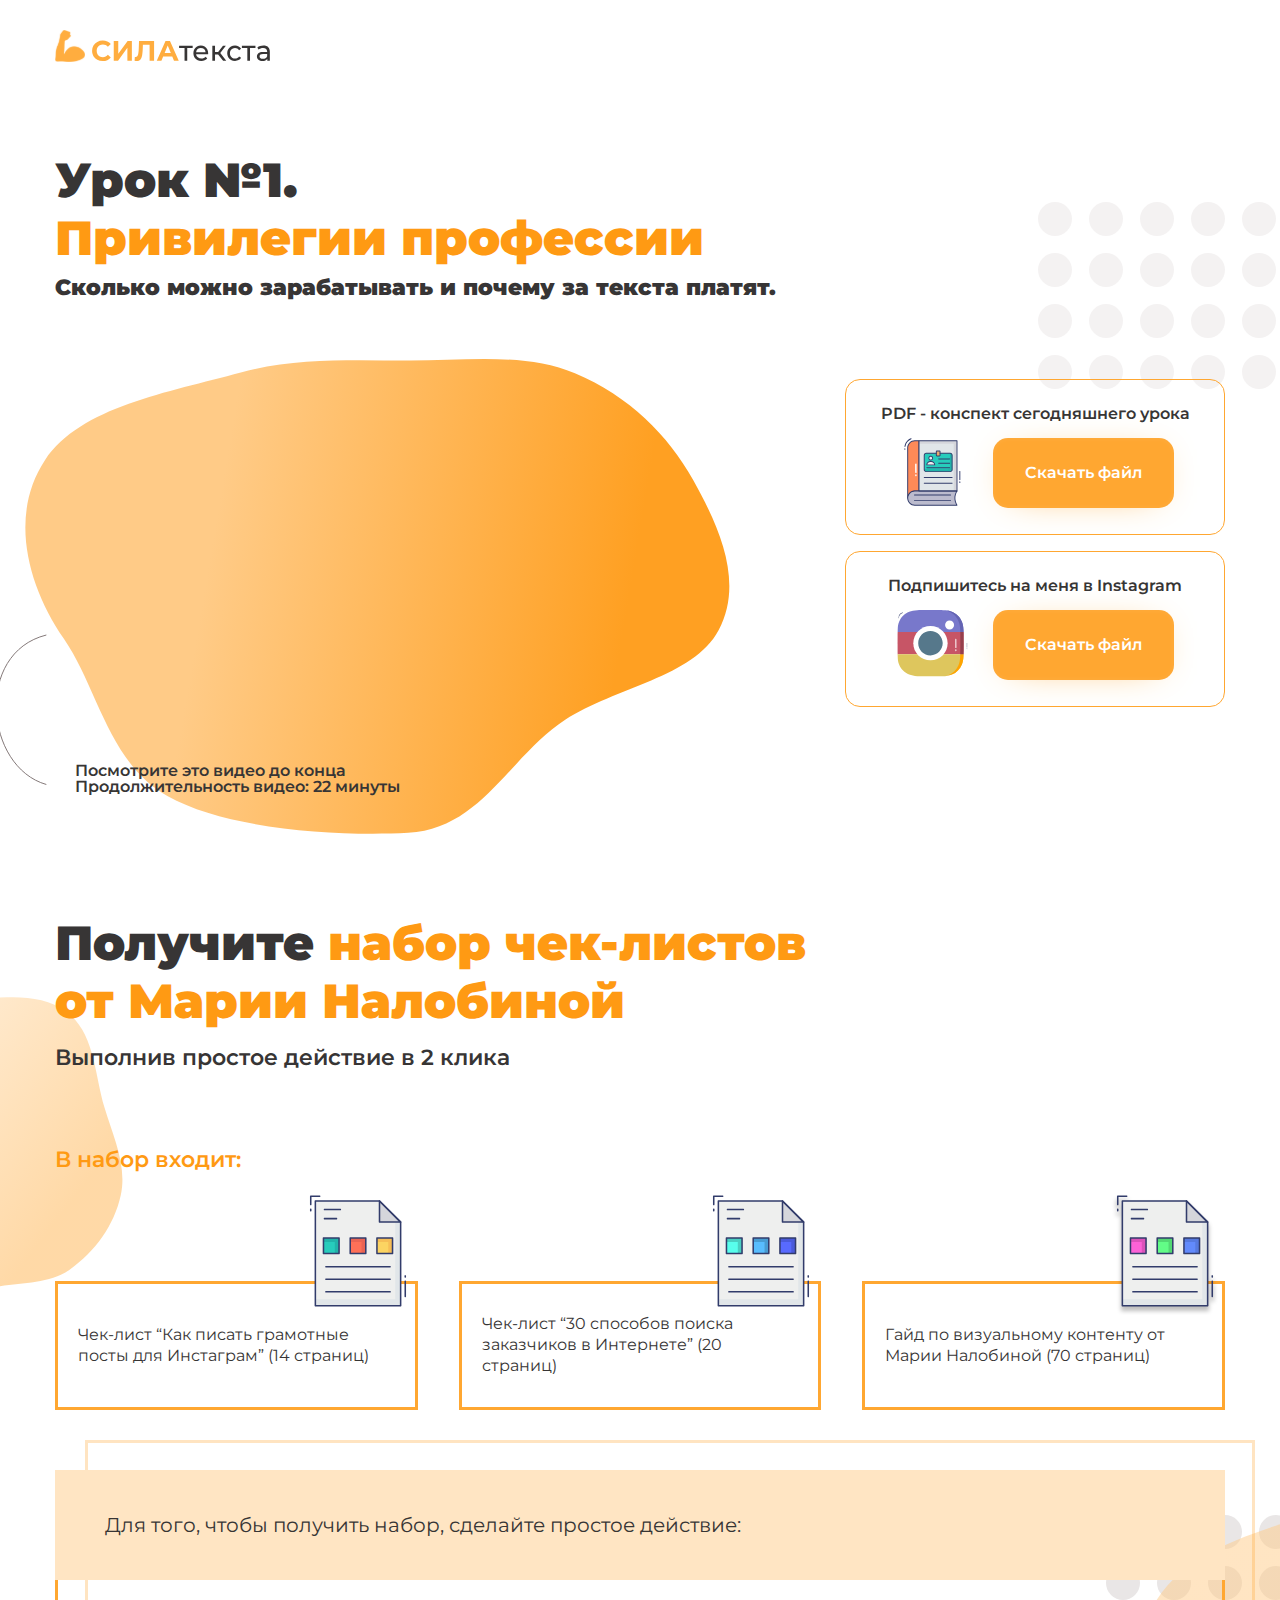
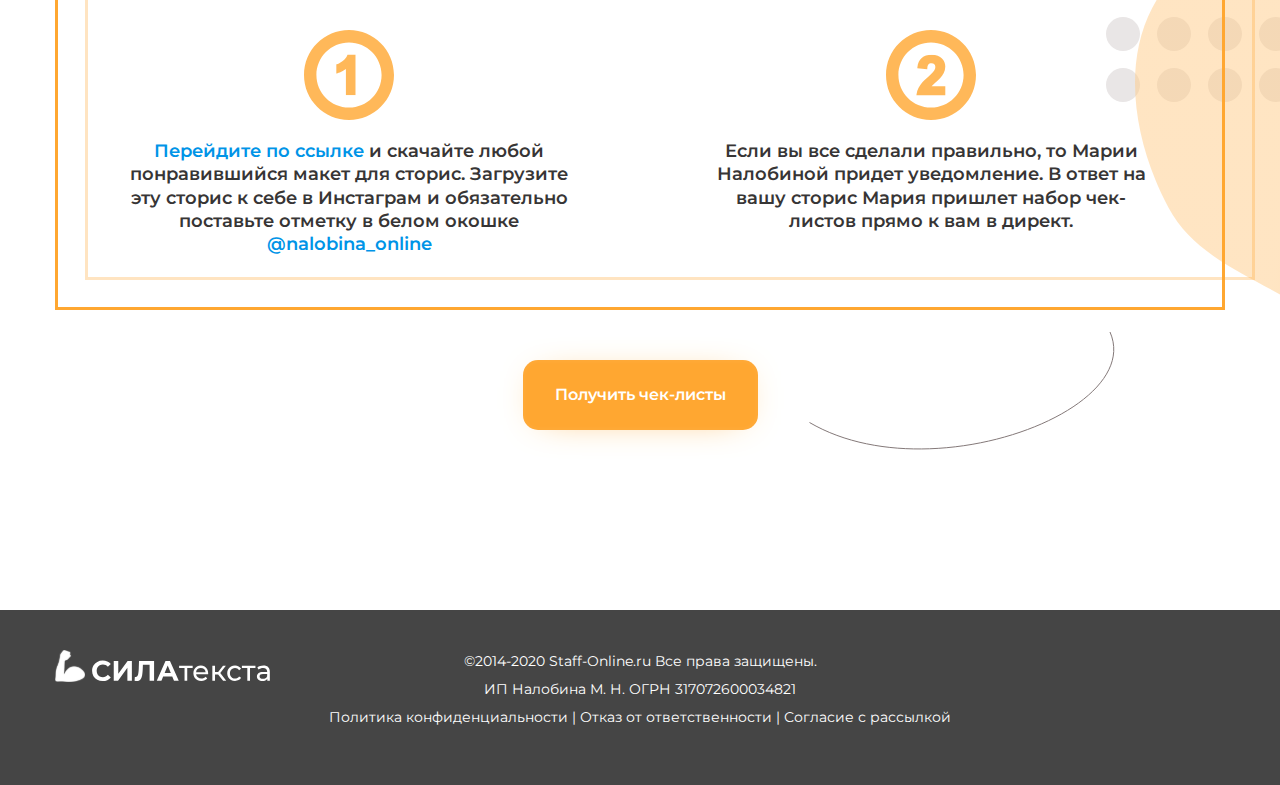
<file: index.html>
<!DOCTYPE html><html lang="ru"><head>    <title>Урок 1</title>    <meta charset="UTF-8">    <meta name="format-detection" content="telephone=no">    <link rel="stylesheet" href="https://unpkg.com/swiper/swiper-bundle.min.css">    <link rel="stylesheet" href="css/style.min.css?ver=43">    <link rel="shortcut icon" href="favicon.ico">    <!-- <meta name="robots" content="noindex, nofollow"> -->    <!-- <meta name="viewport" content="width=device-width, initial-scale=1.0, maximum-scale=1.0, user-scalable=0"> -->    <meta name="viewport" content="width=device-width, initial-scale=1.0"></head><body>    <div class="wrapper">        <main class="page">            <header class="header">	<div class="header__container _container">		<div class="header__logo">			<picture><source srcset="img/header/logo.svg" type="image/webp"><img src="img/header/logo.svg" alt=""></picture>		</div>	</div></header>            <section class="video">                <div class="video__container _container">                    <h2 class="video__title title">                        Урок №1. <br>                        <span>Привилегии профессии</span>                    </h2>                    <div class="video__subtitle">                        Сколько можно зарабатывать и почему за текста платят.                    </div>                    <div class="video__inner">                        <div class="video__wrap wrap-video">                            <div class="wrap-video__video" style="padding:56.25% 0 0 0;position:relative;"><iframe                                    src="https://player.vimeo.com/video/104642619?title=0&byline=0&portrait=0"                                    style="position:absolute;top:0;left:0;width:100%;height:100%;" frameborder="0"                                    allow="autoplay; fullscreen" allowfullscreen></iframe></div>                            <script src="https://player.vimeo.com/api/player.js"></script>                            <div class="wrap-video__bg">                                <picture><source srcset="img/video/video-bg.svg" type="image/webp"><img src="img/video/video-bg.svg" alt=""></picture>                            </div>                            <div class="wrap-video__line">                                <picture><source srcset="img/video/line.svg" type="image/webp"><img src="img/video/line.svg" alt=""></picture>                            </div>                            <div class="wrap-video__text">                                Посмотрите это видео до конца                                Продолжительность видео: 22 минуты                            </div>                        </div>                        <div class="video__content content-video">                            <div class="content-video__item content-video__item-1">                                <div class="content-video__text">                                    PDF - конспект сегодняшнего урока                                </div>                                <div class="content-video__img">                                    <picture><source srcset="img/video/pdf.svg" type="image/webp"><img src="img/video/pdf.svg" alt=""></picture>                                </div>                                <div class="content-video__btn">                                    <a href="" class="btn">Скачать файл</a>                                </div>                            </div>                            <div class="content-video__item content-video__item-2">                                <div class="content-video__text">                                    Подпишитесь на меня в Instagram                                </div>                                <div class="content-video__img">                                    <picture><source srcset="img/video/insta.svg" type="image/webp"><img src="img/video/insta.svg" alt=""></picture>                                </div>                                <div class="content-video__btn">                                    <a href="" class="btn">Скачать файл</a>                                </div>                            </div>                        </div>                    </div>                </div>                <div class="video__dop video__dop-l">                    <picture><source srcset="img/video/dop-2.svg" type="image/webp"><img src="img/video/dop-2.svg" alt=""></picture>                </div>                <div class="video__dop video__dop-r">                    <picture><source srcset="img/video/dop-1.svg" type="image/webp"><img src="img/video/dop-1.svg" alt=""></picture>                </div>            </section>            <section class="program">                <div class="program__container _container">                    <h2 class="program__title title">                        Получите <span>набор чек-листов от Марии Налобиной</span>                    </h2>                    <div class="program__subtitle">                        Выполнив простое действие в 2 клика                    </div>                    <div class="program__text">                        В набор входит:                    </div>                    <div class="program__get get-program">                        <div class="get-program__item">                            Чек-лист “Как писать грамотные посты для Инстаграм” (14 страниц)                            <div class="get-program__img">                                <picture><source srcset="img/program/1.svg" type="image/webp"><img src="img/program/1.svg" alt=""></picture>                            </div>                        </div>                        <div class="get-program__item">                            Чек-лист “30 способов поиска заказчиков в Интернете” (20 страниц)                            <div class="get-program__img">                                <picture><source srcset="img/program/2.svg" type="image/webp"><img src="img/program/2.svg" alt=""></picture>                            </div>                        </div>                        <div class="get-program__item">                            Гайд по визуальному контенту                            от Марии Налобиной (70 страниц)                            <div class="get-program__img">                                <picture><source srcset="img/program/3.svg" type="image/webp"><img src="img/program/3.svg" alt=""></picture>                            </div>                        </div>                    </div>                    <div class="program__for for-program">                        <div class="for-program__title">                            Для того, чтобы получить набор, сделайте простое действие:                        </div>                        <div class="for-program__wrap">                            <div class="for-program__item">                                <div class="for-program__num">                                    <picture><source srcset="img/program/num-1.svg" type="image/webp"><img src="img/program/num-1.svg" alt=""></picture>                                </div>                                <a href="https://drive.google.com/file/d/1KBAsJLXn4XyZzlzICA8Z0q45aM38U7TT/view"                                    target="_blank">Перейдите по ссылке</a> и скачайте любой понравившийся макет для                                сторис.                                Загрузите эту                                сторис к себе в Инстаграм и обязательно поставьте отметку в белом окошке                                <a href="https://instagram.com/nalobina_online/" target="_blank">@nalobina_online</a>                            </div>                            <div class="for-program__item">                                <div class="for-program__num">                                    <picture><source srcset="img/program/num-2.svg" type="image/webp"><img src="img/program/num-2.svg" alt=""></picture>                                </div>                                Если вы все сделали правильно, то Марии Налобиной придет уведомление. В ответ                                на вашу сторис Мария пришлет набор чек-листов прямо к вам в директ.                            </div>                        </div>                    </div>                    <div class="program__btn">                        <a href="" class="btn">Получить чек-листы</a>                    </div>                    <div class="program__line">                        <picture><source srcset="img/program/line.svg" type="image/webp"><img src="img/program/line.svg" alt=""></picture>                    </div>                </div>                <div class="program__dop program__dop-1">                    <picture><source srcset="img/program/dop-1.svg" type="image/webp"><img src="img/program/dop-1.svg" alt=""></picture>                </div>                <div class="program__dop program__dop-2">                    <picture><source srcset="img/program/dop-2.svg" type="image/webp"><img src="img/program/dop-2.svg" alt=""></picture>                </div>            </section>            <footer class="footer">	<div class="footer__container _container">		<div class="footer__logo bg">			<picture><source srcset="img/footer/logo.svg" type="image/webp"><img src="img/footer/logo.svg" alt=""></picture>		</div>		<div class="footer__text">			©2014-2020 Staff-Online.ru Все права защищены.			<br>			<br>			ИП Налобина М. Н. ОГРН 317072600034821			<br>			<br>			Политика конфиденциальности | Отказ от ответственности | Согласие с рассылкой		</div>	</div></footer>        </main>    </div>    <script src="https://unpkg.com/swiper/swiper-bundle.min.js"></script><!-- gsap --><script src="https://s3-us-west-2.amazonaws.com/s.cdpn.io/16327/gsap-latest-beta.min.js"></script><script src="https://s3-us-west-2.amazonaws.com/s.cdpn.io/16327/ScrollTrigger.min.js"></script><!-- <script src="https://cdn.jsdelivr.net/npm/canvas-confetti@1.3.2/dist/confetti.browser.min.js"></script> --><!-- <script src="js/vendors.min.js"></script> --><script src="js/app.js?ver=3"></script></body></html>
</file>
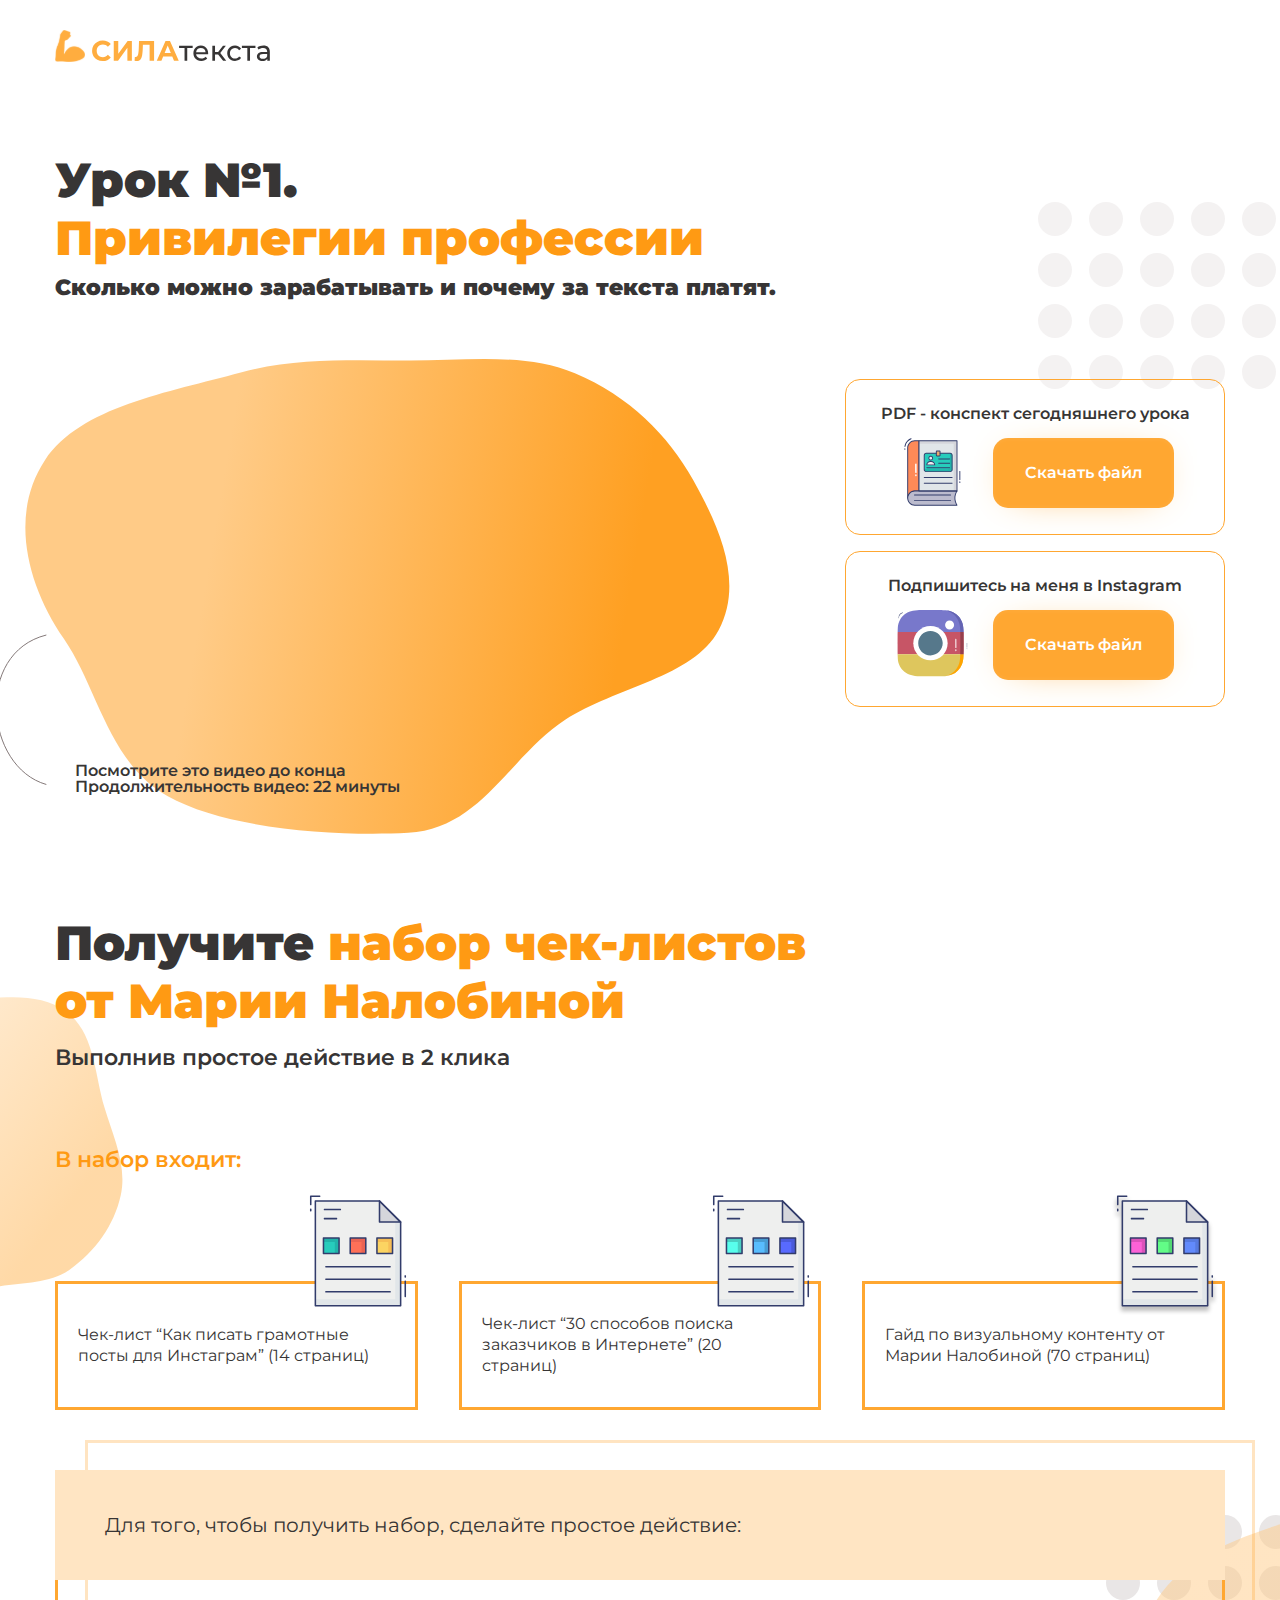
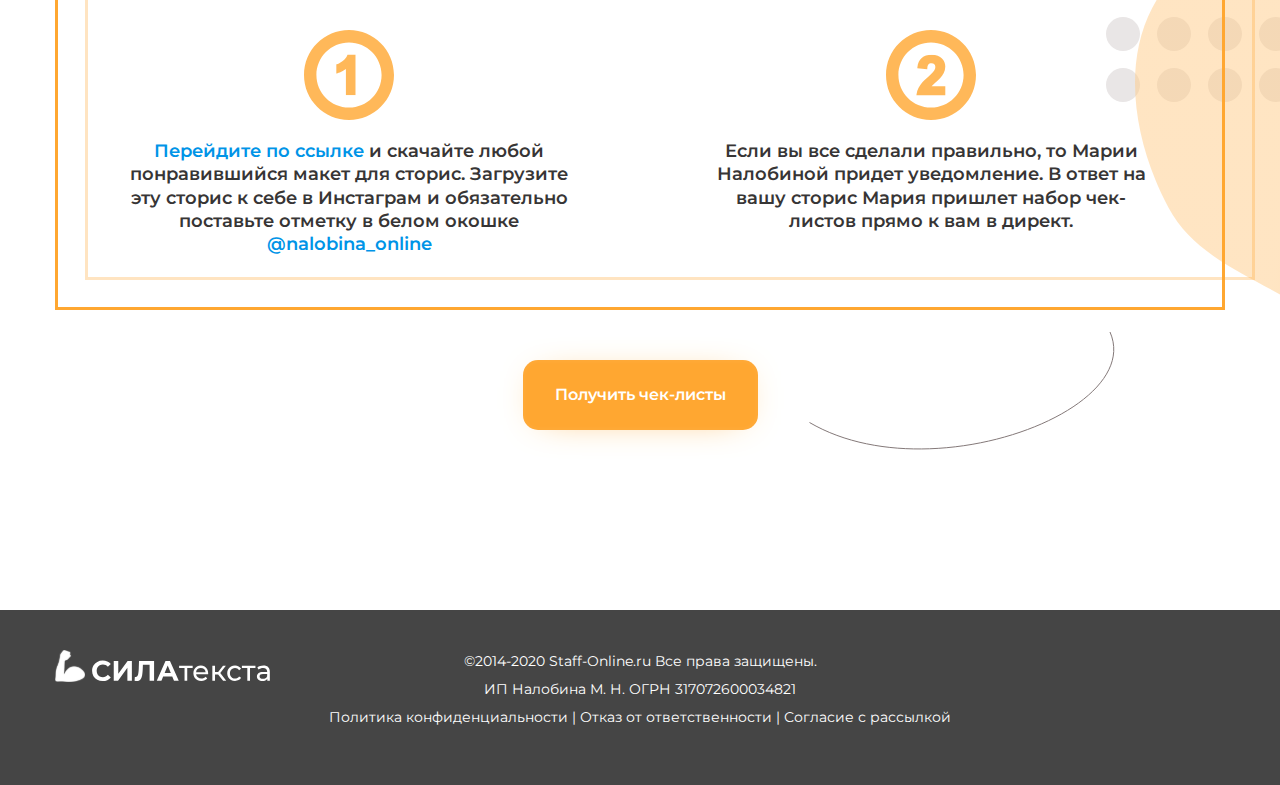
<file: hi.html>
<!DOCTYPE html><html lang="ru"><head>    <title>Урок 1</title>    <meta charset="UTF-8">    <meta name="format-detection" content="telephone=no">    <link rel="stylesheet" href="https://unpkg.com/swiper/swiper-bundle.min.css">    <link rel="stylesheet" href="css/style.min.css?ver=43">    <link rel="shortcut icon" href="favicon.ico">    <!-- <meta name="robots" content="noindex, nofollow"> -->    <!-- <meta name="viewport" content="width=device-width, initial-scale=1.0, maximum-scale=1.0, user-scalable=0"> -->    <meta name="viewport" content="width=device-width, initial-scale=1.0"></head><body>    <div class="wrapper">        <main class="page">            <header class="header">	<div class="header__container _container">		<div class="header__logo">			<picture><source srcset="img/header/logo.svg" type="image/webp"><img src="img/header/logo.svg" alt=""></picture>		</div>	</div></header>            <section class="video">                <div class="video__container _container">                    <h2 class="video__title title">                        Урок №1. <br>                        <span>Привилегии профессии</span>                    </h2>                    <div class="video__subtitle">                        Сколько можно зарабатывать и почему за текста платят.                    </div>                    <div class="video__inner">                        <div class="video__wrap wrap-video">                            <div class="wrap-video__video" style="padding:56.25% 0 0 0;position:relative;"><iframe                                    src="https://player.vimeo.com/video/104642619?title=0&byline=0&portrait=0"                                    style="position:absolute;top:0;left:0;width:100%;height:100%;" frameborder="0"                                    allow="autoplay; fullscreen" allowfullscreen></iframe></div>                            <script src="https://player.vimeo.com/api/player.js"></script>                            <div class="wrap-video__bg">                                <picture><source srcset="img/video/video-bg.svg" type="image/webp"><img src="img/video/video-bg.svg" alt=""></picture>                            </div>                            <div class="wrap-video__line">                                <picture><source srcset="img/video/line.svg" type="image/webp"><img src="img/video/line.svg" alt=""></picture>                            </div>                            <div class="wrap-video__text">                                Посмотрите это видео до конца                                Продолжительность видео: 22 минуты                            </div>                        </div>                        <div class="video__content content-video">                            <div class="content-video__item content-video__item-1">                                <div class="content-video__text">                                    PDF - конспект сегодняшнего урока                                </div>                                <div class="content-video__img">                                    <picture><source srcset="img/video/pdf.svg" type="image/webp"><img src="img/video/pdf.svg" alt=""></picture>                                </div>                                <div class="content-video__btn">                                    <a href="" class="btn">Скачать файл</a>                                </div>                            </div>                            <div class="content-video__item content-video__item-2">                                <div class="content-video__text">                                    Подпишитесь на меня в Instagram                                </div>                                <div class="content-video__img">                                    <picture><source srcset="img/video/insta.svg" type="image/webp"><img src="img/video/insta.svg" alt=""></picture>                                </div>                                <div class="content-video__btn">                                    <a href="" class="btn">Скачать файл</a>                                </div>                            </div>                        </div>                    </div>                </div>                <div class="video__dop video__dop-l">                    <picture><source srcset="img/video/dop-2.svg" type="image/webp"><img src="img/video/dop-2.svg" alt=""></picture>                </div>                <div class="video__dop video__dop-r">                    <picture><source srcset="img/video/dop-1.svg" type="image/webp"><img src="img/video/dop-1.svg" alt=""></picture>                </div>            </section>            <section class="program">                <div class="program__container _container">                    <h2 class="program__title title">                        Получите <span>набор чек-листов от Марии Налобиной</span>                    </h2>                    <div class="program__subtitle">                        Выполнив простое действие в 2 клика                    </div>                    <div class="program__text">                        В набор входит:                    </div>                    <div class="program__get get-program">                        <div class="get-program__item get-program__item-1">                            Чек-лист “Как писать грамотные посты для Инстаграм” (14 страниц)                            <div class="get-program__img">                                <picture><source srcset="img/program/1.svg" type="image/webp"><img src="img/program/1.svg" alt=""></picture>                            </div>                        </div>                        <div class="get-program__item get-program__item-2">                            Чек-лист “30 способов поиска заказчиков в Интернете” (20 страниц)                            <div class="get-program__img">                                <picture><source srcset="img/program/2.svg" type="image/webp"><img src="img/program/2.svg" alt=""></picture>                            </div>                        </div>                        <div class="get-program__item get-program__item-3">                            Гайд по визуальному контенту                            от Марии Налобиной (70 страниц)                            <div class="get-program__img">                                <picture><source srcset="img/program/3.svg" type="image/webp"><img src="img/program/3.svg" alt=""></picture>                            </div>                        </div>                    </div>                    <div class="program__for for-program">                        <div class="for-program__title">                            Для того, чтобы получить набор, сделайте простое действие:                        </div>                        <div class="for-program__wrap">                            <div class="for-program__item for-program__item-1">                                <div class="for-program__num">                                    <picture><source srcset="img/program/num-1.svg" type="image/webp"><img src="img/program/num-1.svg" alt=""></picture>                                </div>                                <a href="https://drive.google.com/file/d/1KBAsJLXn4XyZzlzICA8Z0q45aM38U7TT/view"                                    target="_blank">Перейдите по ссылке</a> и скачайте любой понравившийся макет для                                сторис.                                Загрузите эту                                сторис к себе в Инстаграм и обязательно поставьте отметку в белом окошке                                <a href="https://instagram.com/nalobina_online/" target="_blank">@nalobina_online</a>                            </div>                            <div class="for-program__item for-program__item-2">                                <div class="for-program__num">                                    <picture><source srcset="img/program/num-2.svg" type="image/webp"><img src="img/program/num-2.svg" alt=""></picture>                                </div>                                Если вы все сделали правильно, то Марии Налобиной придет уведомление. В ответ                                на вашу сторис Мария пришлет набор чек-листов прямо к вам в директ.                            </div>                        </div>                    </div>                    <div class="program__btn">                        <a href="" class="btn">Получить чек-листы</a>                    </div>                    <div class="program__line">                        <picture><source srcset="img/program/line.svg" type="image/webp"><img src="img/program/line.svg" alt=""></picture>                    </div>                </div>                <div class="program__dop program__dop-1">                    <picture><source srcset="img/program/dop-1.svg" type="image/webp"><img src="img/program/dop-1.svg" alt=""></picture>                </div>                <div class="program__dop program__dop-2">                    <picture><source srcset="img/program/dop-2.svg" type="image/webp"><img src="img/program/dop-2.svg" alt=""></picture>                </div>            </section>            <footer class="footer">	<div class="footer__container _container">		<div class="footer__logo bg">			<picture><source srcset="img/footer/logo.svg" type="image/webp"><img src="img/footer/logo.svg" alt=""></picture>		</div>		<div class="footer__text">			©2014-2020 Staff-Online.ru Все права защищены.			<br>			<br>			ИП Налобина М. Н. ОГРН 317072600034821			<br>			<br>			Политика конфиденциальности | Отказ от ответственности | Согласие с рассылкой		</div>	</div></footer>        </main>    </div>    <script src="https://unpkg.com/swiper/swiper-bundle.min.js"></script><!-- gsap --><script src="https://s3-us-west-2.amazonaws.com/s.cdpn.io/16327/gsap-latest-beta.min.js"></script><script src="https://s3-us-west-2.amazonaws.com/s.cdpn.io/16327/ScrollTrigger.min.js"></script><!-- <script src="https://cdn.jsdelivr.net/npm/canvas-confetti@1.3.2/dist/confetti.browser.min.js"></script> --><!-- <script src="js/vendors.min.js"></script> --><script src="js/app.js?ver=3"></script></body></html>
</file>
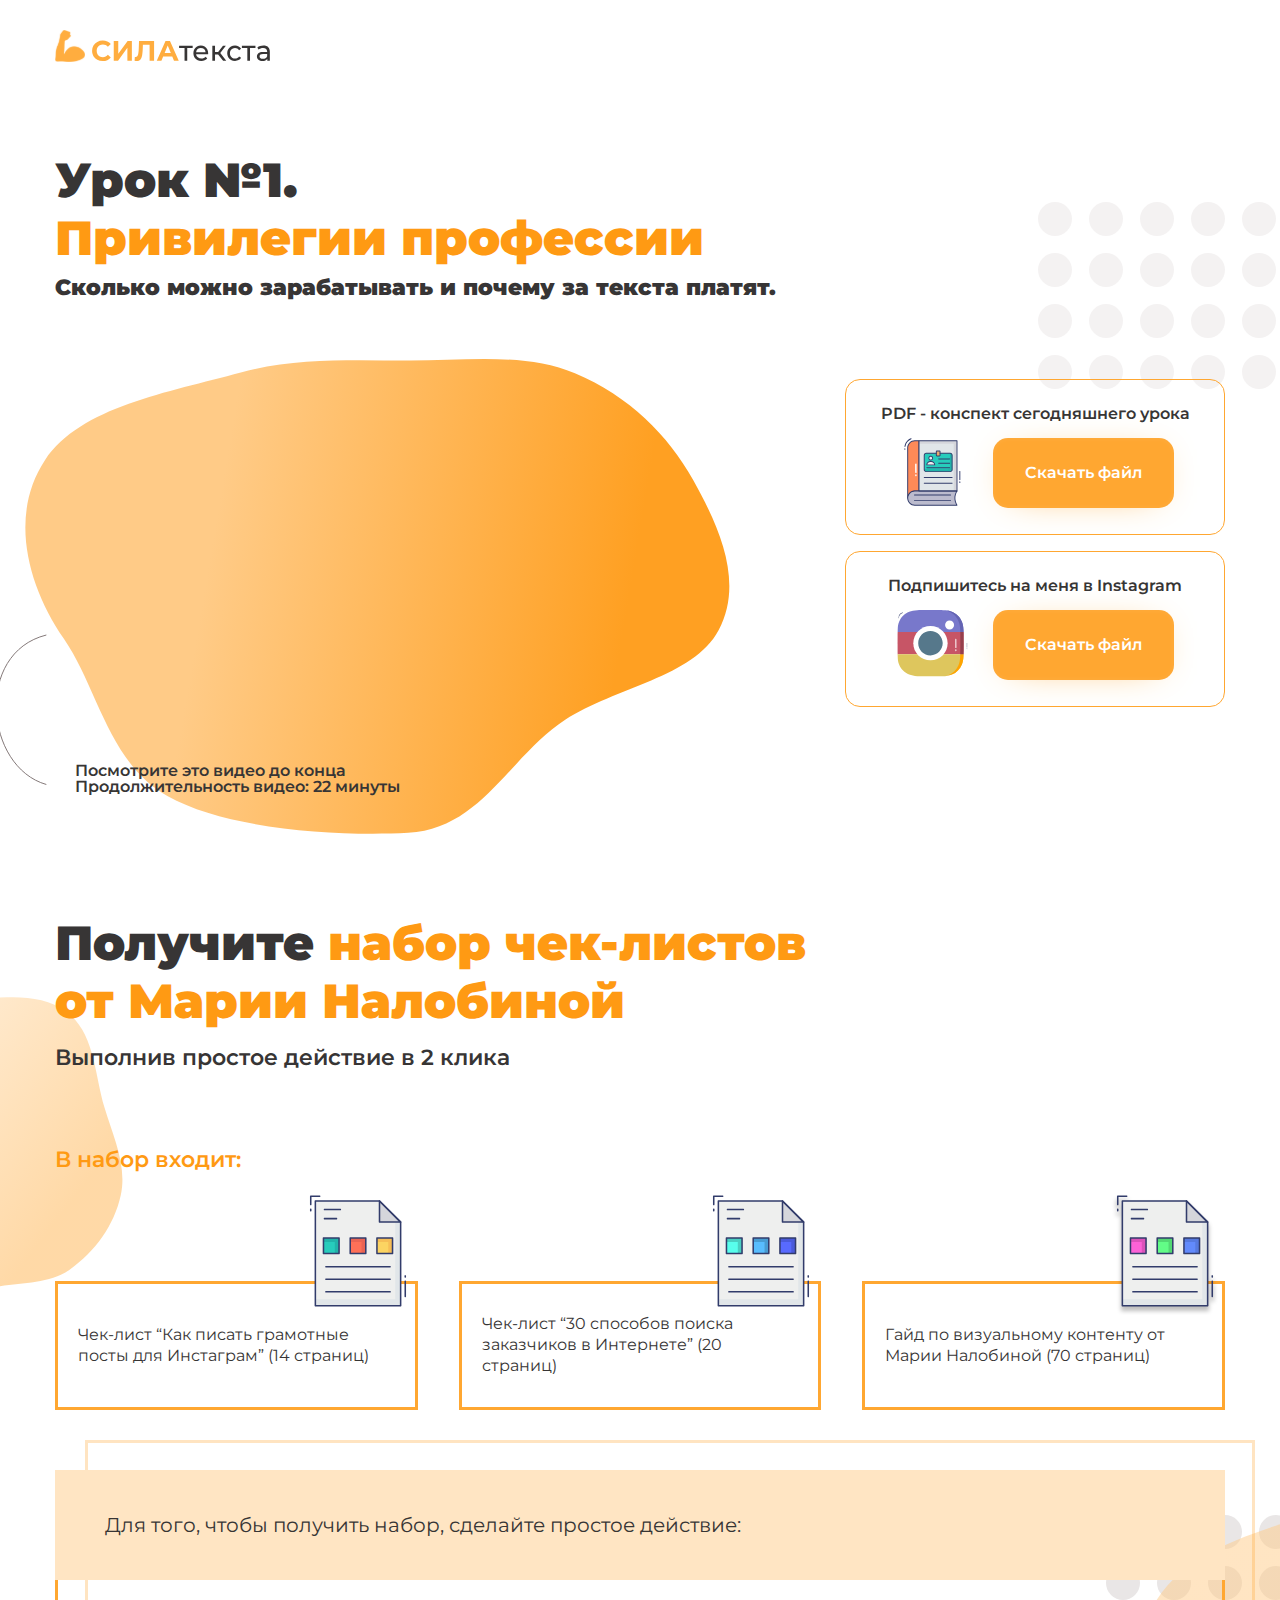
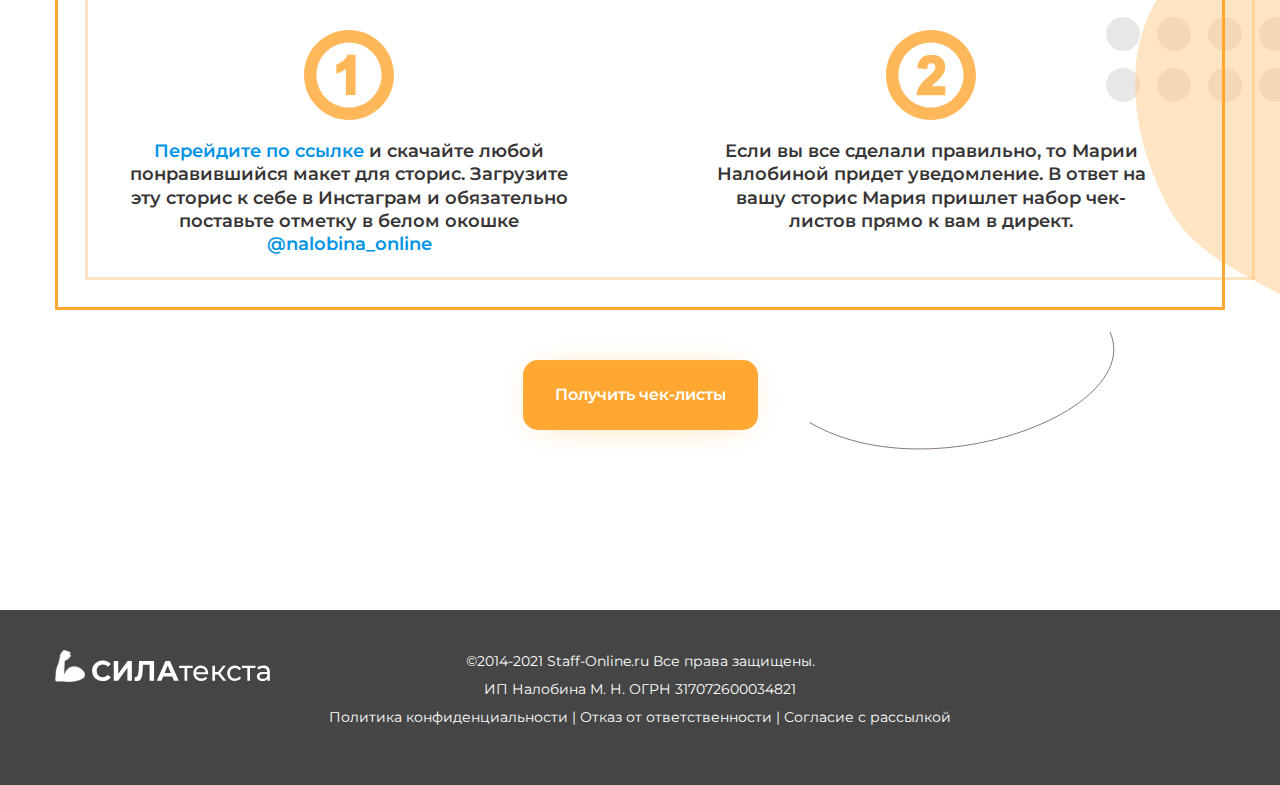
<file: Урок№1.html>
<!DOCTYPE html><html lang="ru"><head>    <title>Урок 1</title>    <meta charset="UTF-8">    <meta name="format-detection" content="telephone=no">    <link rel="stylesheet" href="https://unpkg.com/swiper/swiper-bundle.min.css">    <link rel="stylesheet" href="css/style.min.css?ver=45">    <link rel="shortcut icon" href="favicon.ico">    <!-- <meta name="robots" content="noindex, nofollow"> -->    <!-- <meta name="viewport" content="width=device-width, initial-scale=1.0, maximum-scale=1.0, user-scalable=0"> -->    <meta name="viewport" content="width=device-width, initial-scale=1.0"></head><body>    <div class="wrapper">        <main class="page">            <header class="header">	<div class="header__container _container">		<div class="header__logo">			<picture><source srcset="img/header/logo.svg" type="image/webp"><img src="img/header/logo.svg" alt=""></picture>		</div>	</div></header>            <section class="video">                <div class="video__container _container">                    <h2 class="video__title title">                        Урок №1. <br>                        <span>Привилегии профессии</span>                    </h2>                    <div class="video__subtitle">                        Сколько можно зарабатывать и почему за текста платят.                    </div>                    <div class="video__inner">                        <div class="video__wrap wrap-video">                            <div class="wrap-video__video" style="padding:56.25% 0 0 0;position:relative;"><iframe                                    src="https://player.vimeo.com/video/104642619?title=0&byline=0&portrait=0"                                    style="position:absolute;top:0;left:0;width:100%;height:100%;" frameborder="0"                                    allow="autoplay; fullscreen" allowfullscreen></iframe></div>                            <script src="https://player.vimeo.com/api/player.js"></script>                            <div class="wrap-video__bg">                                <picture><source srcset="img/video/video-bg.svg" type="image/webp"><img src="img/video/video-bg.svg" alt=""></picture>                            </div>                            <div class="wrap-video__line">                                <picture><source srcset="img/video/line.svg" type="image/webp"><img src="img/video/line.svg" alt=""></picture>                            </div>                            <div class="wrap-video__text">                                Посмотрите это видео до конца                                Продолжительность видео: 22 минуты                            </div>                        </div>                        <div class="video__content content-video">                            <div class="content-video__item content-video__item-1">                                <div class="content-video__text">                                    PDF - конспект сегодняшнего урока                                </div>                                <div class="content-video__img">                                    <picture><source srcset="img/video/pdf.svg" type="image/webp"><img src="img/video/pdf.svg" alt=""></picture>                                </div>                                <div class="content-video__btn">                                    <a href="" class="btn">Скачать файл</a>                                </div>                            </div>                            <div class="content-video__item content-video__item-2">                                <div class="content-video__text">                                    Подпишитесь на меня в Instagram                                </div>                                <div class="content-video__img">                                    <picture><source srcset="img/video/insta.svg" type="image/webp"><img src="img/video/insta.svg" alt=""></picture>                                </div>                                <div class="content-video__btn">                                    <a href="" class="btn">Скачать файл</a>                                </div>                            </div>                        </div>                    </div>                </div>                <div class="video__dop video__dop-l">                    <picture><source srcset="img/video/dop-2.svg" type="image/webp"><img src="img/video/dop-2.svg" alt=""></picture>                </div>                <div class="video__dop video__dop-r">                    <picture><source srcset="img/video/dop-1.svg" type="image/webp"><img src="img/video/dop-1.svg" alt=""></picture>                </div>            </section>            <section class="program">                <div class="program__container _container">                    <h2 class="program__title title">                        Получите <span>набор чек-листов от Марии Налобиной</span>                    </h2>                    <div class="program__subtitle">                        Выполнив простое действие в 2 клика                    </div>                    <div class="program__text">                        В набор входит:                    </div>                    <div class="program__get get-program">                        <div class="get-program__item get-program__item-1">                            Чек-лист “Как писать грамотные посты для Инстаграм” (14 страниц)                            <div class="get-program__img">                                <picture><source srcset="img/program/1.svg" type="image/webp"><img src="img/program/1.svg" alt=""></picture>                            </div>                        </div>                        <div class="get-program__item get-program__item-2">                            Чек-лист “30 способов поиска заказчиков в Интернете” (20 страниц)                            <div class="get-program__img">                                <picture><source srcset="img/program/2.svg" type="image/webp"><img src="img/program/2.svg" alt=""></picture>                            </div>                        </div>                        <div class="get-program__item get-program__item-3">                            Гайд по визуальному контенту                            от Марии Налобиной (70 страниц)                            <div class="get-program__img">                                <picture><source srcset="img/program/3.svg" type="image/webp"><img src="img/program/3.svg" alt=""></picture>                            </div>                        </div>                    </div>                    <div class="program__for for-program">                        <div class="for-program__title">                            Для того, чтобы получить набор, сделайте простое действие:                        </div>                        <div class="for-program__wrap">                            <div class="for-program__item for-program__item-1">                                <div class="for-program__num">                                    <picture><source srcset="img/program/num-1.svg" type="image/webp"><img src="img/program/num-1.svg" alt=""></picture>                                </div>                                <a href="https://drive.google.com/file/d/1KBAsJLXn4XyZzlzICA8Z0q45aM38U7TT/view"                                    target="_blank">Перейдите по ссылке</a> и скачайте любой понравившийся макет для                                сторис.                                Загрузите эту                                сторис к себе в Инстаграм и обязательно поставьте отметку в белом окошке                                <a href="https://instagram.com/nalobina_online/" target="_blank">@nalobina_online</a>                            </div>                            <div class="for-program__item for-program__item-2">                                <div class="for-program__num">                                    <picture><source srcset="img/program/num-2.svg" type="image/webp"><img src="img/program/num-2.svg" alt=""></picture>                                </div>                                Если вы все сделали правильно, то Марии Налобиной придет уведомление. В ответ                                на вашу сторис Мария пришлет набор чек-листов прямо к вам в директ.                            </div>                        </div>                    </div>                    <div class="program__btn">                        <a href="" class="btn">Получить чек-листы</a>                    </div>                    <div class="program__line">                        <picture><source srcset="img/program/line.svg" type="image/webp"><img src="img/program/line.svg" alt=""></picture>                    </div>                </div>                <div class="program__dop program__dop-1">                    <picture><source srcset="img/program/dop-1.svg" type="image/webp"><img src="img/program/dop-1.svg" alt=""></picture>                </div>                <div class="program__dop program__dop-2">                    <picture><source srcset="img/program/dop-2.svg" type="image/webp"><img src="img/program/dop-2.svg" alt=""></picture>                </div>            </section>            <footer class="footer">	<div class="footer__container _container">		<div class="footer__logo bg">			<picture><source srcset="img/footer/logo.svg" type="image/webp"><img src="img/footer/logo.svg" alt=""></picture>		</div>		<div class="footer__text">			©2014-2021 Staff-Online.ru Все права защищены.			<br>			<br>			ИП Налобина М. Н. ОГРН 317072600034821			<br>			<br>			Политика конфиденциальности | Отказ от ответственности | Согласие с рассылкой		</div>	</div></footer>        </main>    </div>    <script src="https://unpkg.com/swiper/swiper-bundle.min.js"></script><!-- gsap --><script src="https://s3-us-west-2.amazonaws.com/s.cdpn.io/16327/gsap-latest-beta.min.js"></script><script src="https://s3-us-west-2.amazonaws.com/s.cdpn.io/16327/ScrollTrigger.min.js"></script><!-- <script src="https://cdn.jsdelivr.net/npm/canvas-confetti@1.3.2/dist/confetti.browser.min.js"></script> --><!-- <script src="js/vendors.min.js"></script> --><script src="js/app.js?ver=3"></script></body></html>
</file>
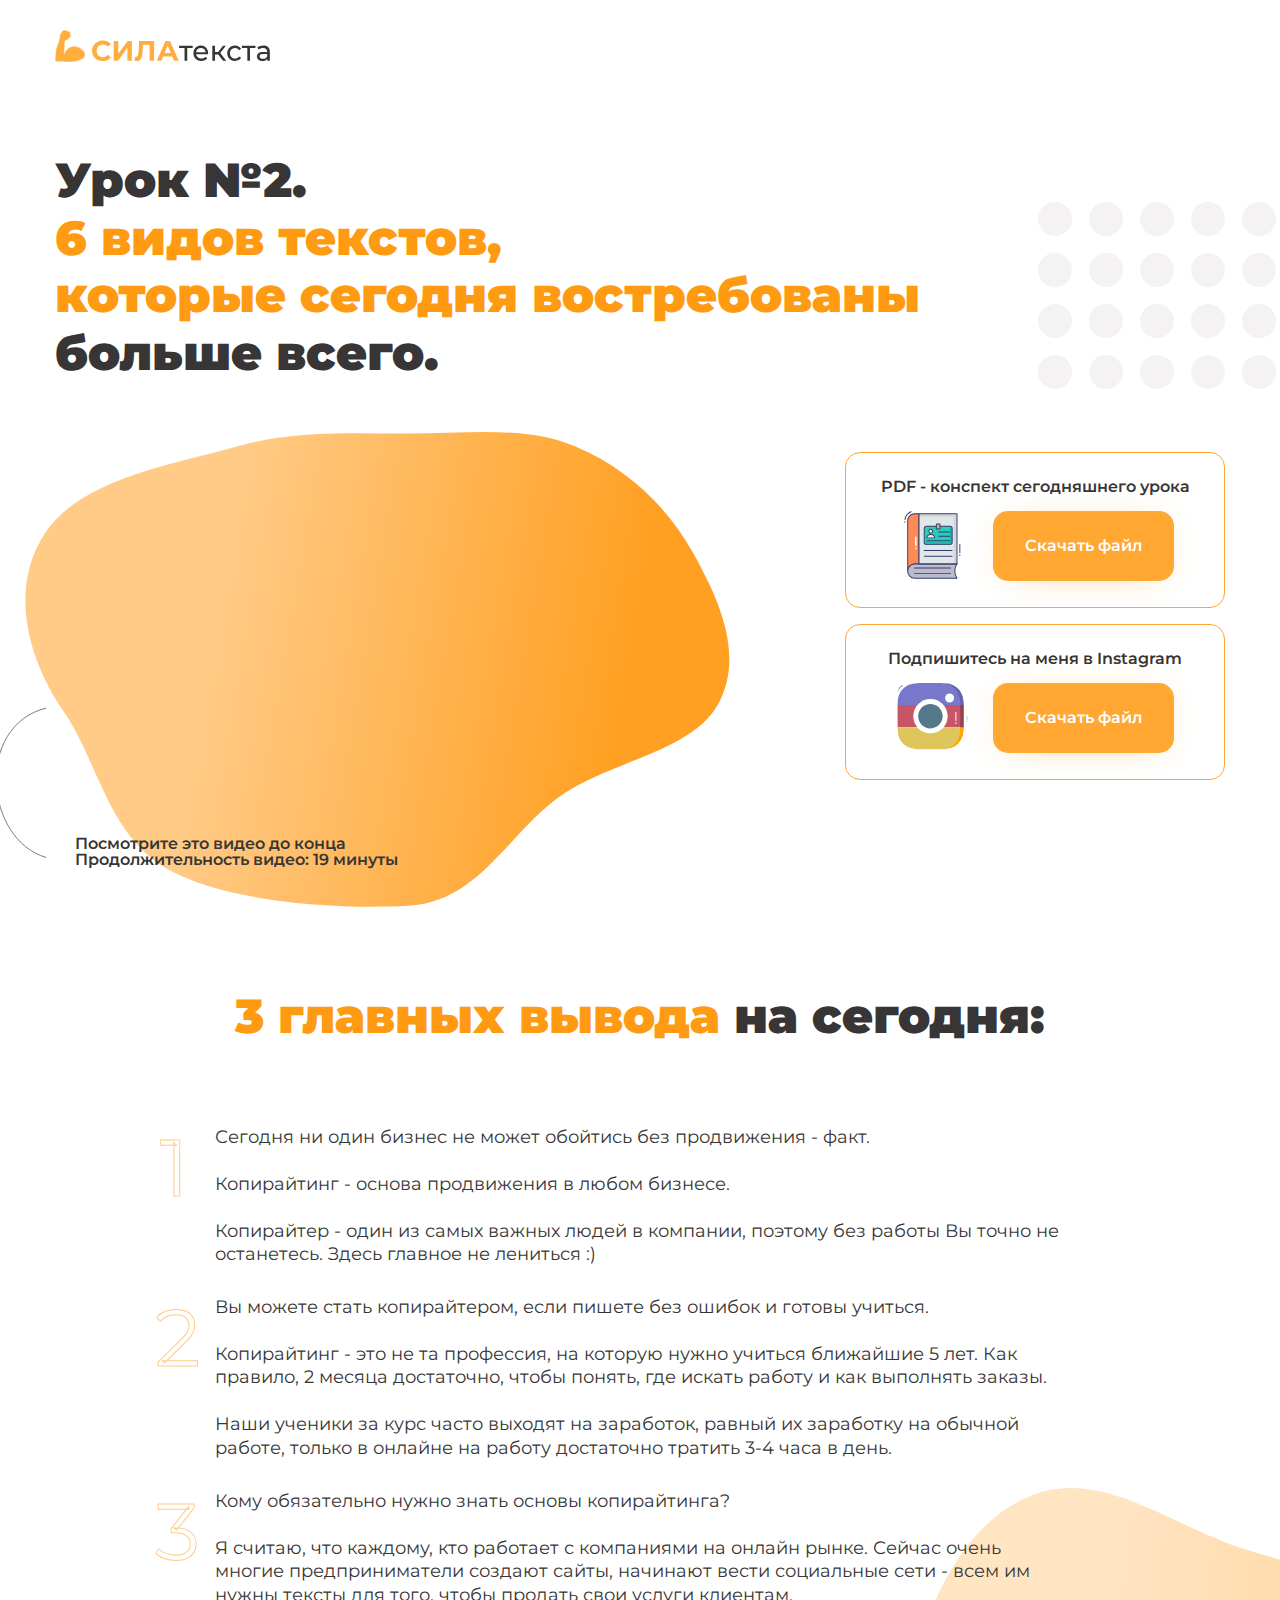
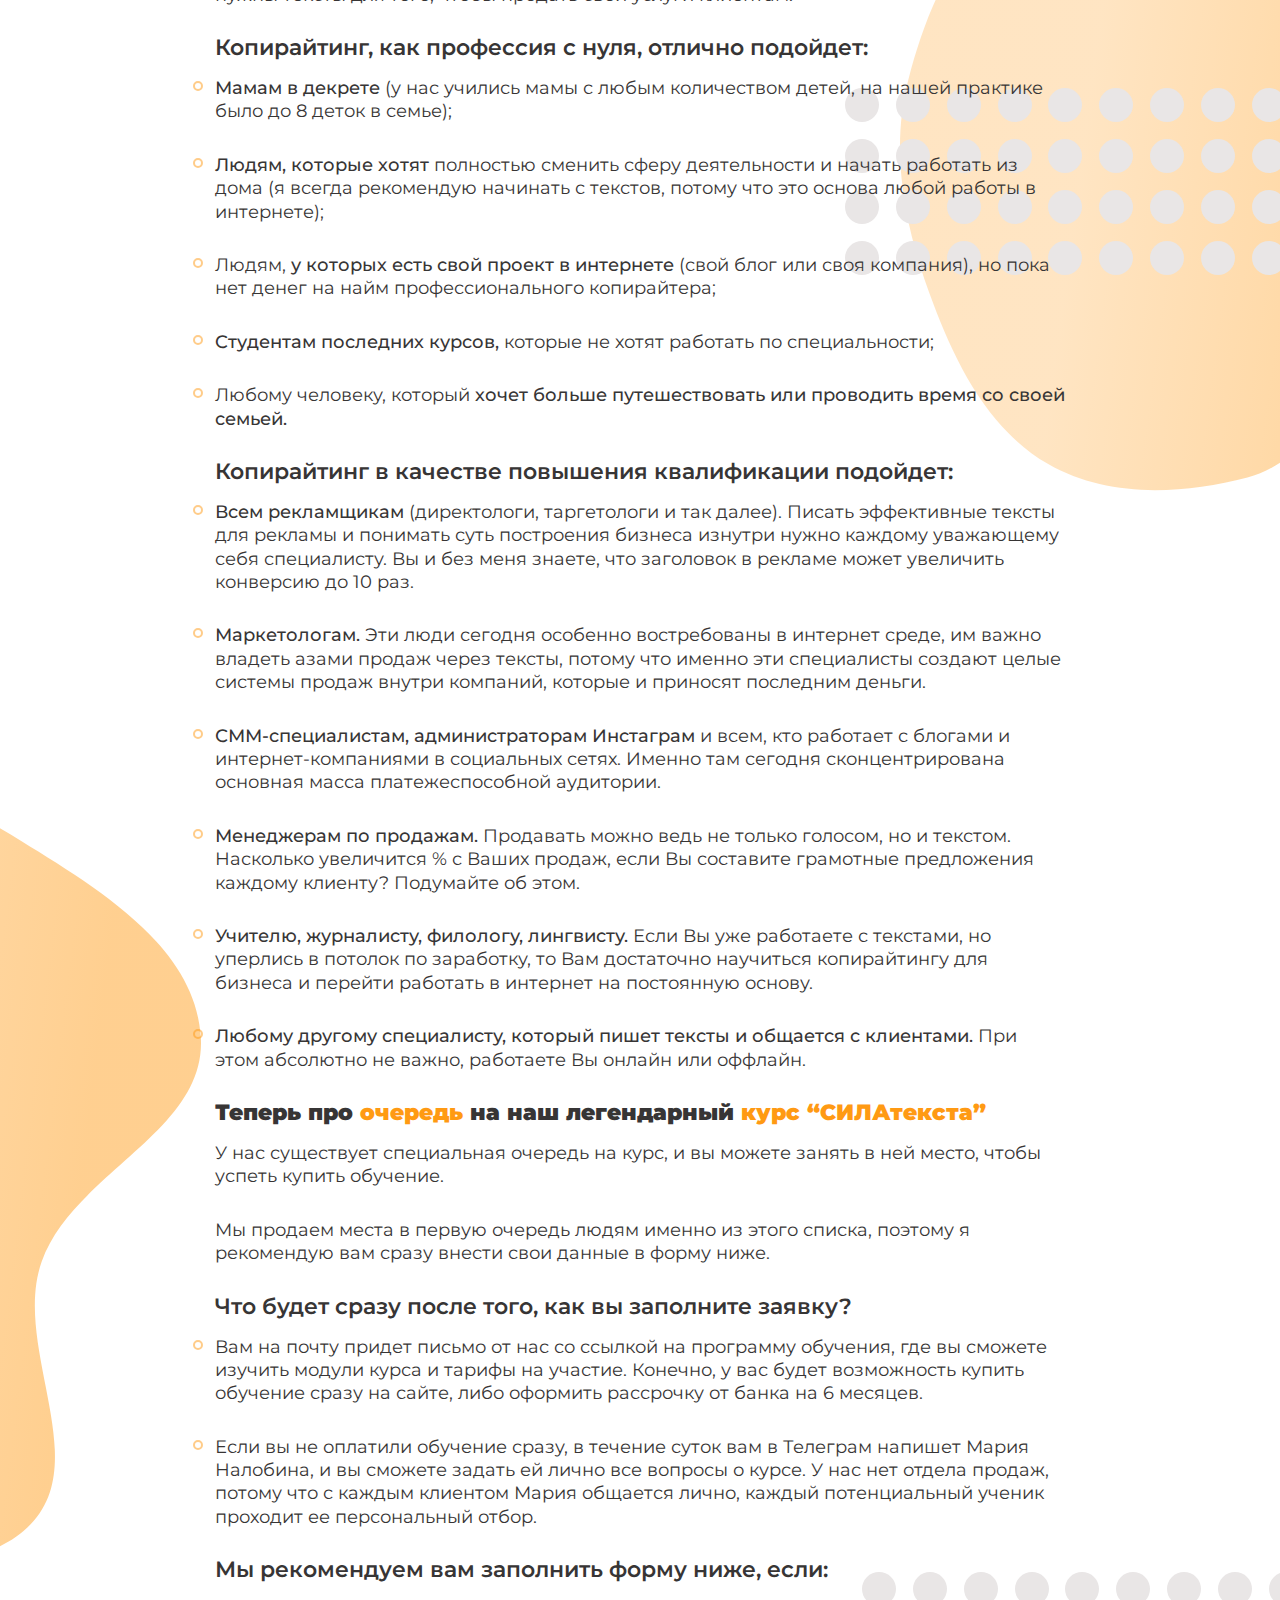
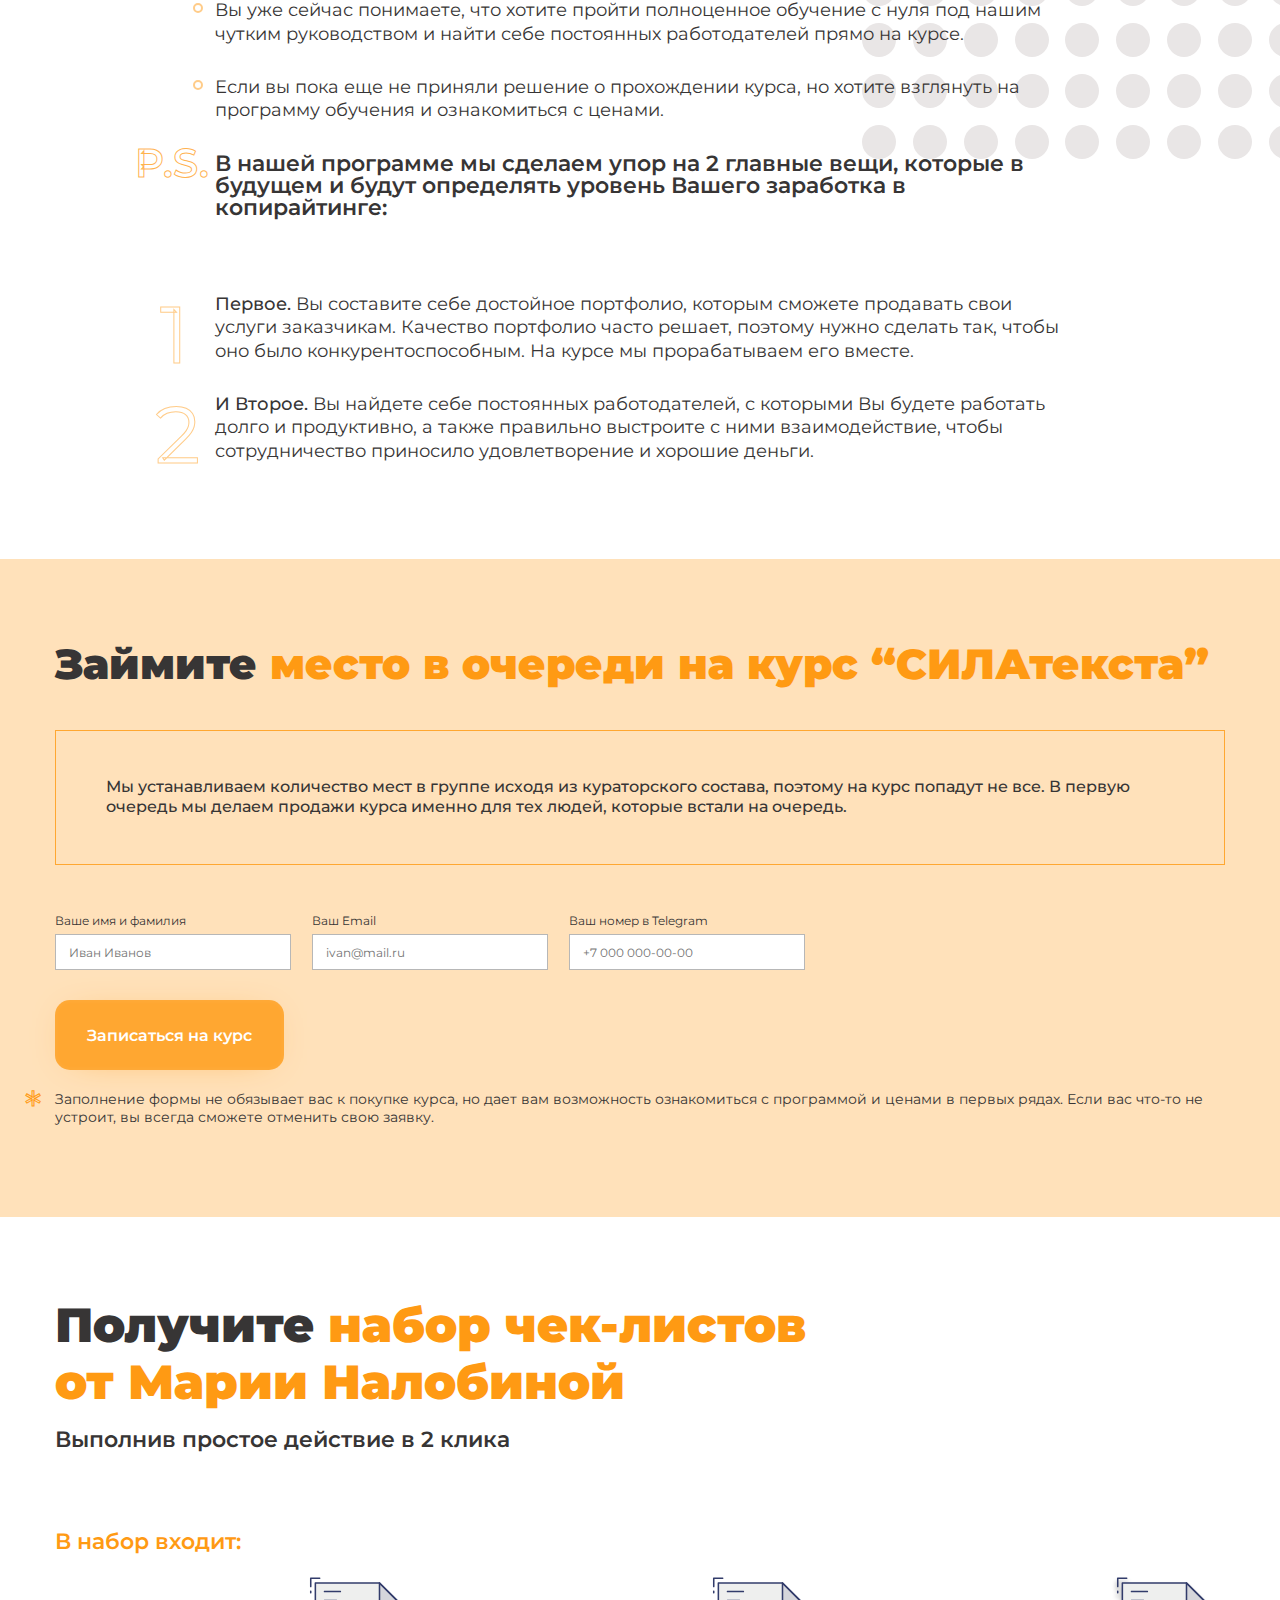
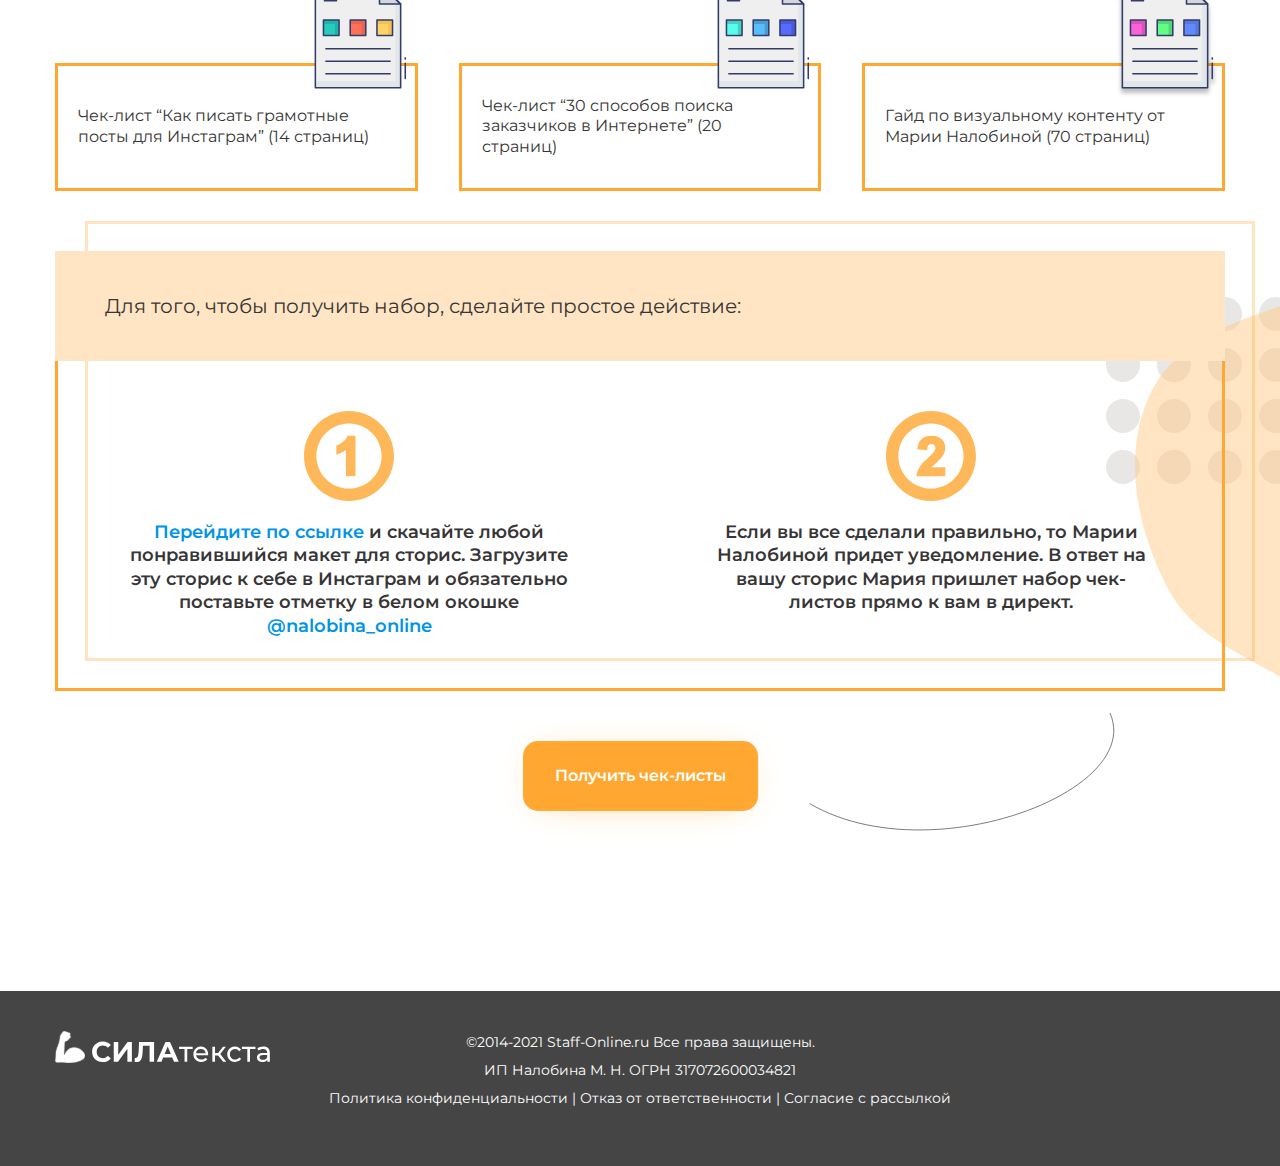
<file: Урок№2.html>
<!DOCTYPE html><html lang="ru"><head>    <title>Урок 2</title>    <meta charset="UTF-8">    <meta name="format-detection" content="telephone=no">    <link rel="stylesheet" href="https://unpkg.com/swiper/swiper-bundle.min.css">    <link rel="stylesheet" href="css/style.min.css?ver=45">    <link rel="shortcut icon" href="favicon.ico">    <!-- <meta name="robots" content="noindex, nofollow"> -->    <!-- <meta name="viewport" content="width=device-width, initial-scale=1.0, maximum-scale=1.0, user-scalable=0"> -->    <meta name="viewport" content="width=device-width, initial-scale=1.0"></head><body>    <div class="wrapper">        <main class="page">            <header class="header">	<div class="header__container _container">		<div class="header__logo">			<picture><source srcset="img/header/logo.svg" type="image/webp"><img src="img/header/logo.svg" alt=""></picture>		</div>	</div></header>            <section class="video">                <div class="video__container _container">                    <h2 class="video__title title">                        Урок №2. <br>                        <span>6 видов текстов, <br>                            которые сегодня востребованы <br>                        </span>больше всего.                    </h2>                    <br>                    <br>                    <br>                    <br>                    <br>                    <br>                    <div class="video__inner">                        <div class="video__wrap wrap-video">                            <div class="wrap-video__video" style="padding:56.25% 0 0 0;position:relative;"><iframe                                    src="https://player.vimeo.com/video/104642619?title=0&byline=0&portrait=0"                                    style="position:absolute;top:0;left:0;width:100%;height:100%;" frameborder="0"                                    allow="autoplay; fullscreen" allowfullscreen></iframe></div>                            <script src="https://player.vimeo.com/api/player.js"></script>                            <div class="wrap-video__bg">                                <picture><source srcset="img/video/video-bg.svg" type="image/webp"><img src="img/video/video-bg.svg" alt=""></picture>                            </div>                            <div class="wrap-video__line">                                <picture><source srcset="img/video/line.svg" type="image/webp"><img src="img/video/line.svg" alt=""></picture>                            </div>                            <div class="wrap-video__text">                                Посмотрите это видео до конца                                Продолжительность видео: 19 минуты                            </div>                        </div>                        <div class="video__content content-video">                            <div class="content-video__item content-video__item-1">                                <div class="content-video__text">                                    PDF - конспект сегодняшнего урока                                </div>                                <div class="content-video__img">                                    <picture><source srcset="img/video/pdf.svg" type="image/webp"><img src="img/video/pdf.svg" alt=""></picture>                                </div>                                <div class="content-video__btn">                                    <a href="" class="btn">Скачать файл</a>                                </div>                            </div>                            <div class="content-video__item content-video__item-2">                                <div class="content-video__text">                                    Подпишитесь на меня в Instagram                                </div>                                <div class="content-video__img">                                    <picture><source srcset="img/video/insta.svg" type="image/webp"><img src="img/video/insta.svg" alt=""></picture>                                </div>                                <div class="content-video__btn">                                    <a href="" class="btn">Скачать файл</a>                                </div>                            </div>                        </div>                    </div>                </div>                <!-- <div class="video__dop video__dop-l">                    <picture><source srcset="img/video/dop-2.svg" type="image/webp"><img src="img/video/dop-2.svg" alt=""></picture>                </div> -->                <div class="video__dop video__dop-r">                    <picture><source srcset="img/video/dop-1.svg" type="image/webp"><img src="img/video/dop-1.svg" alt=""></picture>                </div>            </section>            <section class="conclusion">                <div class="conclusion__container _container">                    <h2 class="conclusion__title title"><span>3 главных вывода </span> на сегодня:</h2>                    <div class="conclusion__inner inner-conclusion">                        <div class="inner-conclusion__nums">                            <div class="inner-conclusion__item inner-conclusion__item-1">                                Сегодня ни один бизнес не может обойтись без продвижения - факт. <br><br>                                Копирайтинг - основа продвижения в любом бизнесе. <br><br>                                Копирайтер - один из самых важных людей в компании, поэтому без работы Вы точно не                                останетесь. Здесь главное не лениться :)                                <div class="inner-conclusion__num inner-conclusion__num-one">                                    1                                </div>                            </div>                            <div class="inner-conclusion__item inner-conclusion__item-2">                                Вы можете стать копирайтером, если пишете без ошибок и готовы учиться. <br><br>                                Копирайтинг - это не та профессия, на которую нужно учиться ближайшие 5 лет. Как                                правило, 2 месяца достаточно, чтобы понять, где искать работу и как выполнять                                заказы.                                <br><br>                                Наши ученики за курс часто выходят на заработок, равный их заработку на обычной                                работе,                                только в онлайне на работу достаточно тратить 3-4 часа в день.                                <div class="inner-conclusion__num">                                    2                                </div>                            </div>                            <div class="inner-conclusion__item inner-conclusion__item-3">                                Кому обязательно нужно знать основы копирайтинга? <br><br>                                Я считаю, что каждому, кто работает с компаниями на онлайн рынке. Сейчас очень                                многие                                предприниматели создают сайты, начинают вести социальные сети - всем им нужны тексты                                для                                того, чтобы продать свои услуги клиентам.                                <div class="inner-conclusion__num">                                    3                                </div>                            </div>                        </div>                        <div class="inner-conclusion__circle">                            <div class="inner-conclusion__title inner-conclusion__title-1">                                Копирайтинг, как профессия с нуля, отлично подойдет:                            </div>                            <div class="inner-conclusion__item">                                <span>Мамам в декрете</span> (у нас учились мамы с любым количеством детей, на нашей                                практике было до 8 деток в семье);                            </div>                            <div class="inner-conclusion__item">                                <span>Людям, которые хотят</span> полностью сменить сферу деятельности и начать работать                                из дома (я всегда рекомендую начинать с текстов, потому что это основа любой работы в                                интернете);                            </div>                            <div class="inner-conclusion__item">                                Людям, <span>у которых есть свой проект в интернете</span> (свой блог или своя                                компания), но пока нет денег на найм профессионального копирайтера;                            </div>                            <div class="inner-conclusion__item">                                <span>Cтудентам последних курсов, </span> которые не хотят работать по специальности;                            </div>                            <div class="inner-conclusion__item">                                Любому человеку, который <span>хочет больше путешествовать или проводить время со своей                                    семьей.</span>                            </div>                        </div>                        <div class="inner-conclusion__circle">                            <div class="inner-conclusion__title">                                Копирайтинг в качестве повышения квалификации подойдет:                            </div>                            <div class="inner-conclusion__item">                                <span> Всем рекламщикам</span> (директологи, таргетологи и так далее). Писать                                эффективные тексты для                                рекламы и понимать суть построения бизнеса изнутри нужно каждому уважающему себя                                специалисту. Вы и без меня знаете, что заголовок в рекламе может увеличить конверсию до                                10 раз.                            </div>                            <div class="inner-conclusion__item">                                <span> Маркетологам.</span> Эти люди сегодня особенно востребованы в интернет среде, им                                важно владеть азами продаж через тексты, потому что именно эти специалисты создают целые                                системы продаж внутри компаний, которые и приносят последним деньги.                            </div>                            <div class="inner-conclusion__item">                                <span> СММ-специалистам, администраторам Инстаграм</span> и всем, кто работает с блогами                                и                                интернет-компаниями в социальных сетях. Именно там сегодня сконцентрирована основная                                масса платежеспособной аудитории.                            </div>                            <div class="inner-conclusion__item">                                <span>Менеджерам по продажам.</span> Продавать можно ведь не только голосом, но и                                текстом. Насколько                                увеличится % с Ваших продаж, если Вы составите грамотные предложения каждому клиенту?                                Подумайте об этом.                            </div>                            <div class="inner-conclusion__item">                                <span>Учителю, журналисту, филологу, лингвисту. </span> Если Вы уже работаете с                                текстами, но уперлись                                в потолок по заработку, то Вам достаточно научиться копирайтингу для бизнеса и перейти                                работать в интернет на постоянную основу.                            </div>                            <div class="inner-conclusion__item">                                <span>Любому другому специалисту, который пишет тексты и общается с клиентами. </span>                                При этом абсолютно не важно, работаете Вы онлайн или оффлайн.                            </div>                        </div>                        <div class="inner-conclusion__inner">                            <div class="inner-conclusion__title inner-conclusion__title-b">                                Теперь про <span>очередь</span> на наш легендарный <span>курс “СИЛАтекста”</span>                            </div>                            <div class="inner-conclusion__item">                                У нас существует специальная очередь на курс, и вы можете занять в ней место, чтобы                                успеть купить обучение.                            </div>                            <div class="inner-conclusion__item">                                Мы продаем места в первую очередь людям именно из этого списка, поэтому я рекомендую вам                                сразу внести свои данные в форму ниже.                            </div>                        </div>                        <div class="inner-conclusion__circle">                            <div class="inner-conclusion__title">                                Что будет сразу после того, как вы заполните заявку?                            </div>                            <div class="inner-conclusion__item">                                Вам на почту придет письмо от нас со ссылкой на программу обучения, где вы сможете                                изучить модули курса и тарифы на участие. Конечно, у вас будет возможность купить                                обучение сразу на сайте, либо оформить рассрочку от банка на 6 месяцев.                            </div>                            <div class="inner-conclusion__item">                                Если вы не оплатили обучение сразу, в течение суток вам в Телеграм напишет Мария                                Налобина, и вы сможете задать ей лично все вопросы о курсе. У нас нет отдела продаж,                                потому что с каждым клиентом Мария общается лично, каждый потенциальный ученик проходит                                ее персональный отбор.                            </div>                        </div>                        <div class="inner-conclusion__circle">                            <div class="inner-conclusion__title">                                Мы рекомендуем вам заполнить форму ниже, если:                            </div>                            <div class="inner-conclusion__item">                                Вы уже сейчас понимаете, что хотите пройти полноценное обучение с нуля под нашим чутким                                руководством и найти себе постоянных работодателей прямо на курсе.                            </div>                            <div class="inner-conclusion__item">                                Если вы пока еще не приняли решение о прохождении курса, но хотите взглянуть на                                программу обучения и ознакомиться с ценами.                            </div>                        </div>                        <div class="inner-conclusion__ps">                            В нашей программе мы сделаем упор на 2 главные вещи, которые в будущем и будут определять                            уровень Вашего заработка в копирайтинге:                            <div class="inner-conclusion__num">                                P.S.                            </div>                        </div>                        <div class="inner-conclusion__nums">                            <div class="inner-conclusion__item">                                <span>Первое.</span> Вы составите себе достойное портфолио, которым сможете продавать                                свои услуги                                заказчикам. Качество портфолио часто решает, поэтому нужно сделать так, чтобы оно было                                конкурентоспособным. На курсе мы прорабатываем его вместе.                                <div class="inner-conclusion__num inner-conclusion__num-one">                                    1                                </div>                            </div>                            <div class="inner-conclusion__item">                                <span> И Второе. </span> Вы найдете себе постоянных работодателей, с которыми Вы будете                                работать долго                                и продуктивно, а также правильно выстроите с ними взаимодействие, чтобы сотрудничество                                приносило удовлетворение и хорошие деньги.                                <div class="inner-conclusion__num">                                    2                                </div>                            </div>                        </div>                    </div>                </div>                <div class="conclusion__dop conclusion__dop-1">                    <picture><source srcset="img/conclusion/dop-1.svg" type="image/webp"><img src="img/conclusion/dop-1.svg" alt=""></picture>                </div>                <div class="conclusion__dop conclusion__dop-2">                    <picture><source srcset="img/conclusion/dop-2.svg" type="image/webp"><img src="img/conclusion/dop-2.svg" alt=""></picture>                </div>                <div class="conclusion__dop conclusion__dop-3">                    <picture><source srcset="img/conclusion/dop-3.svg" type="image/webp"><img src="img/conclusion/dop-3.svg" alt=""></picture>                </div>                <div class="conclusion__dop conclusion__dop-4">                    <picture><source srcset="img/conclusion/dop-4.svg" type="image/webp"><img src="img/conclusion/dop-4.svg" alt=""></picture>                </div>            </section>            <section class="form">                <div class="form__container _container">                    <h2 class="form__title title">                        Займите <span>место в очереди на курс “СИЛАтекста”</span>                    </h2>                    <div class="form__text">                        Мы устанавливаем количество мест в группе исходя из кураторского состава, поэтому на курс                        попадут не все. В первую очередь мы делаем продажи курса именно для тех людей, которые встали на                        очередь.                    </div>                    <form action="" class="form__inner">                        <div class="form__item form__item-1">                            <label for="formName" class="form__label">Ваше имя и фамилия</label>                            <input id="formName" placeholder="Иван Иванов" type="text" name="name" class="form__input">                        </div>                        <div class="form__item form__item-2">                            <label for="formEmail" class="form__label">Ваш Email</label>                            <input id="formEmail" placeholder="ivan@mail.ru" type="text" name="email"                                class="form__input">                        </div>                        <div class="form__item form__item-3">                            <label for="formEmail" class="form__label">Ваш номер в Telegram</label>                            <input id="formEmail" placeholder="+7 000 000-00-00" type="text" name="num"                                class="form__input">                        </div>                        <div class="form__item-4">                            <button type="submit" class="form__button btn">Записаться на курс</button>                        </div>                    </form>                    <div class="form__disk">                        Заполнение формы не обязывает вас к покупке курса, но дает вам возможность ознакомиться с                        программой и ценами в первых рядах. Если вас что-то не устроит, вы всегда сможете отменить свою                        заявку.                    </div>                </div>            </section>            <section class="program">                <div class="program__container _container">                    <h2 class="program__title title">                        Получите <span>набор чек-листов от Марии Налобиной</span>                    </h2>                    <div class="program__subtitle">                        Выполнив простое действие в 2 клика                    </div>                    <div class="program__text">                        В набор входит:                    </div>                    <div class="program__get get-program">                        <div class="get-program__item get-program__item-1">                            Чек-лист “Как писать грамотные посты для Инстаграм” (14 страниц)                            <div class="get-program__img">                                <picture><source srcset="img/program/1.svg" type="image/webp"><img src="img/program/1.svg" alt=""></picture>                            </div>                        </div>                        <div class="get-program__item get-program__item-2">                            Чек-лист “30 способов поиска заказчиков в Интернете” (20 страниц)                            <div class="get-program__img">                                <picture><source srcset="img/program/2.svg" type="image/webp"><img src="img/program/2.svg" alt=""></picture>                            </div>                        </div>                        <div class="get-program__item get-program__item-3">                            Гайд по визуальному контенту                            от Марии Налобиной (70 страниц)                            <div class="get-program__img">                                <picture><source srcset="img/program/3.svg" type="image/webp"><img src="img/program/3.svg" alt=""></picture>                            </div>                        </div>                    </div>                    <div class="program__for for-program">                        <div class="for-program__title">                            Для того, чтобы получить набор, сделайте простое действие:                        </div>                        <div class="for-program__wrap">                            <div class="for-program__item for-program__item-1">                                <div class="for-program__num">                                    <picture><source srcset="img/program/num-1.svg" type="image/webp"><img src="img/program/num-1.svg" alt=""></picture>                                </div>                                <a href="https://drive.google.com/file/d/1KBAsJLXn4XyZzlzICA8Z0q45aM38U7TT/view"                                    target="_blank">Перейдите по ссылке</a> и скачайте любой понравившийся макет для                                сторис.                                Загрузите эту                                сторис к себе в Инстаграм и обязательно поставьте отметку в белом окошке                                <a href="https://instagram.com/nalobina_online/" target="_blank">@nalobina_online</a>                            </div>                            <div class="for-program__item for-program__item-2">                                <div class="for-program__num">                                    <picture><source srcset="img/program/num-2.svg" type="image/webp"><img src="img/program/num-2.svg" alt=""></picture>                                </div>                                Если вы все сделали правильно, то Марии Налобиной придет уведомление. В ответ                                на вашу сторис Мария пришлет набор чек-листов прямо к вам в директ.                            </div>                        </div>                    </div>                    <div class="program__btn">                        <a href="" class="btn">Получить чек-листы</a>                    </div>                    <div class="program__line">                        <picture><source srcset="img/program/line.svg" type="image/webp"><img src="img/program/line.svg" alt=""></picture>                    </div>                </div>                <div class="program__dop program__dop-1">                    <picture><source srcset="img/program/dop-1.svg" type="image/webp"><img src="img/program/dop-1.svg" alt=""></picture>                </div>                <div class="program__dop program__dop-2">                    <picture><source srcset="img/program/dop-2.svg" type="image/webp"><img src="img/program/dop-2.svg" alt=""></picture>                </div>                <div class="program__dop program__dop-3">                    <picture><source srcset="img/program/dop-3.svg" type="image/webp"><img src="img/program/dop-3.svg" alt=""></picture>                </div>            </section>            <footer class="footer">	<div class="footer__container _container">		<div class="footer__logo bg">			<picture><source srcset="img/footer/logo.svg" type="image/webp"><img src="img/footer/logo.svg" alt=""></picture>		</div>		<div class="footer__text">			©2014-2021 Staff-Online.ru Все права защищены.			<br>			<br>			ИП Налобина М. Н. ОГРН 317072600034821			<br>			<br>			Политика конфиденциальности | Отказ от ответственности | Согласие с рассылкой		</div>	</div></footer>        </main>    </div>    <script src="https://unpkg.com/swiper/swiper-bundle.min.js"></script><!-- gsap --><script src="https://s3-us-west-2.amazonaws.com/s.cdpn.io/16327/gsap-latest-beta.min.js"></script><script src="https://s3-us-west-2.amazonaws.com/s.cdpn.io/16327/ScrollTrigger.min.js"></script><!-- <script src="https://cdn.jsdelivr.net/npm/canvas-confetti@1.3.2/dist/confetti.browser.min.js"></script> --><!-- <script src="js/vendors.min.js"></script> --><script src="js/app.js?ver=3"></script></body></html>
</file>
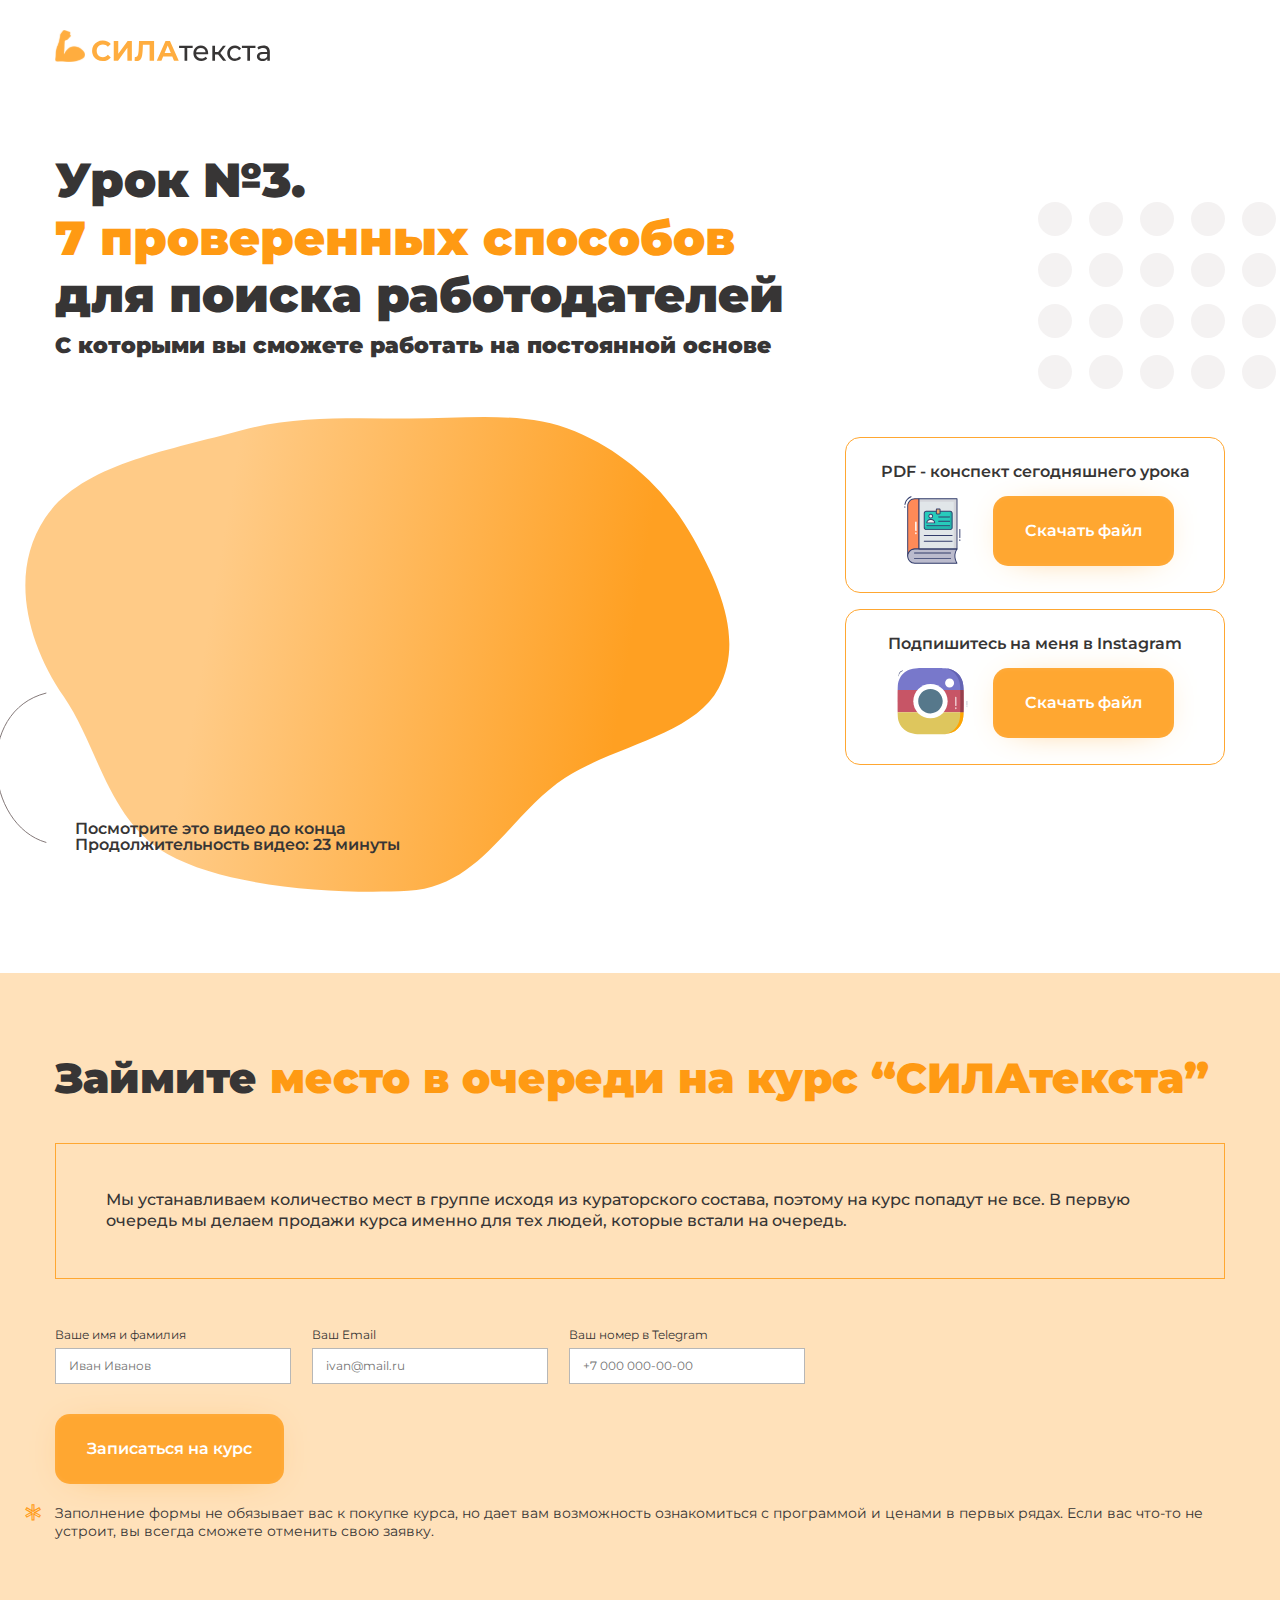
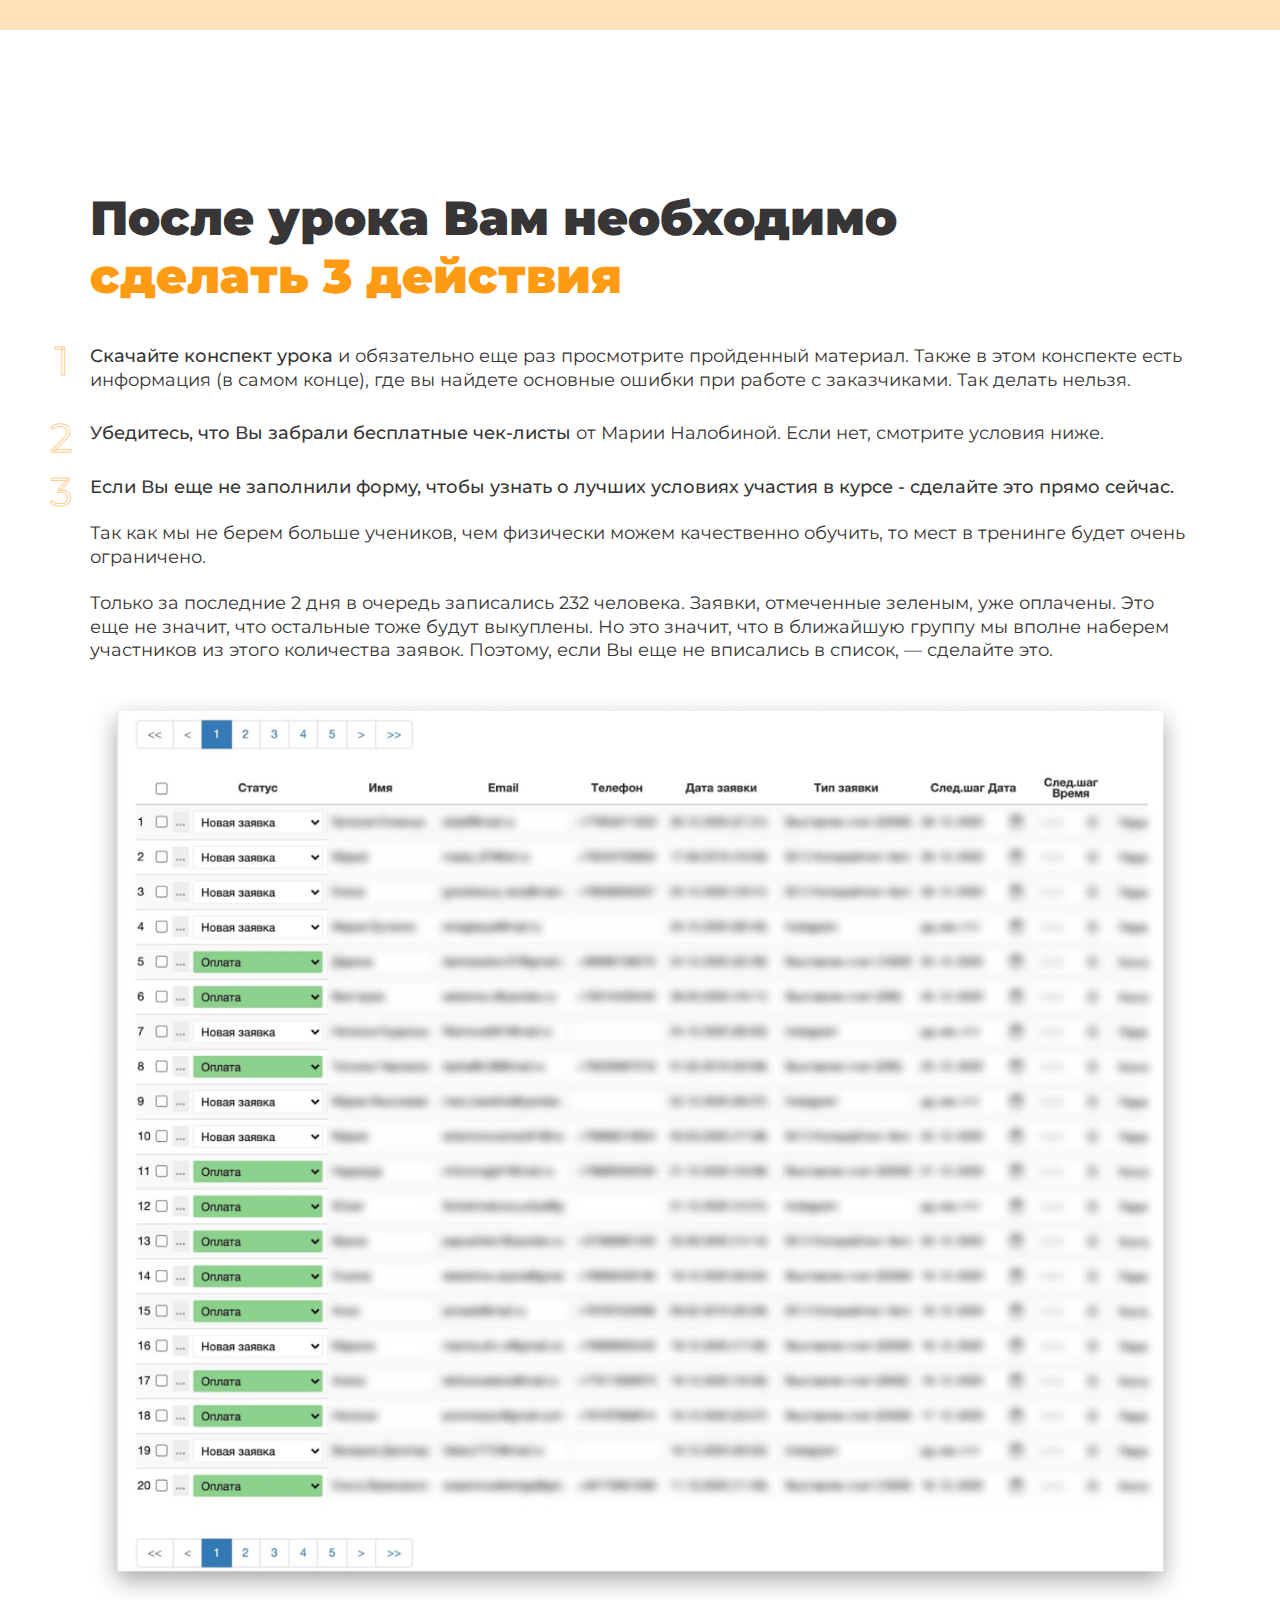
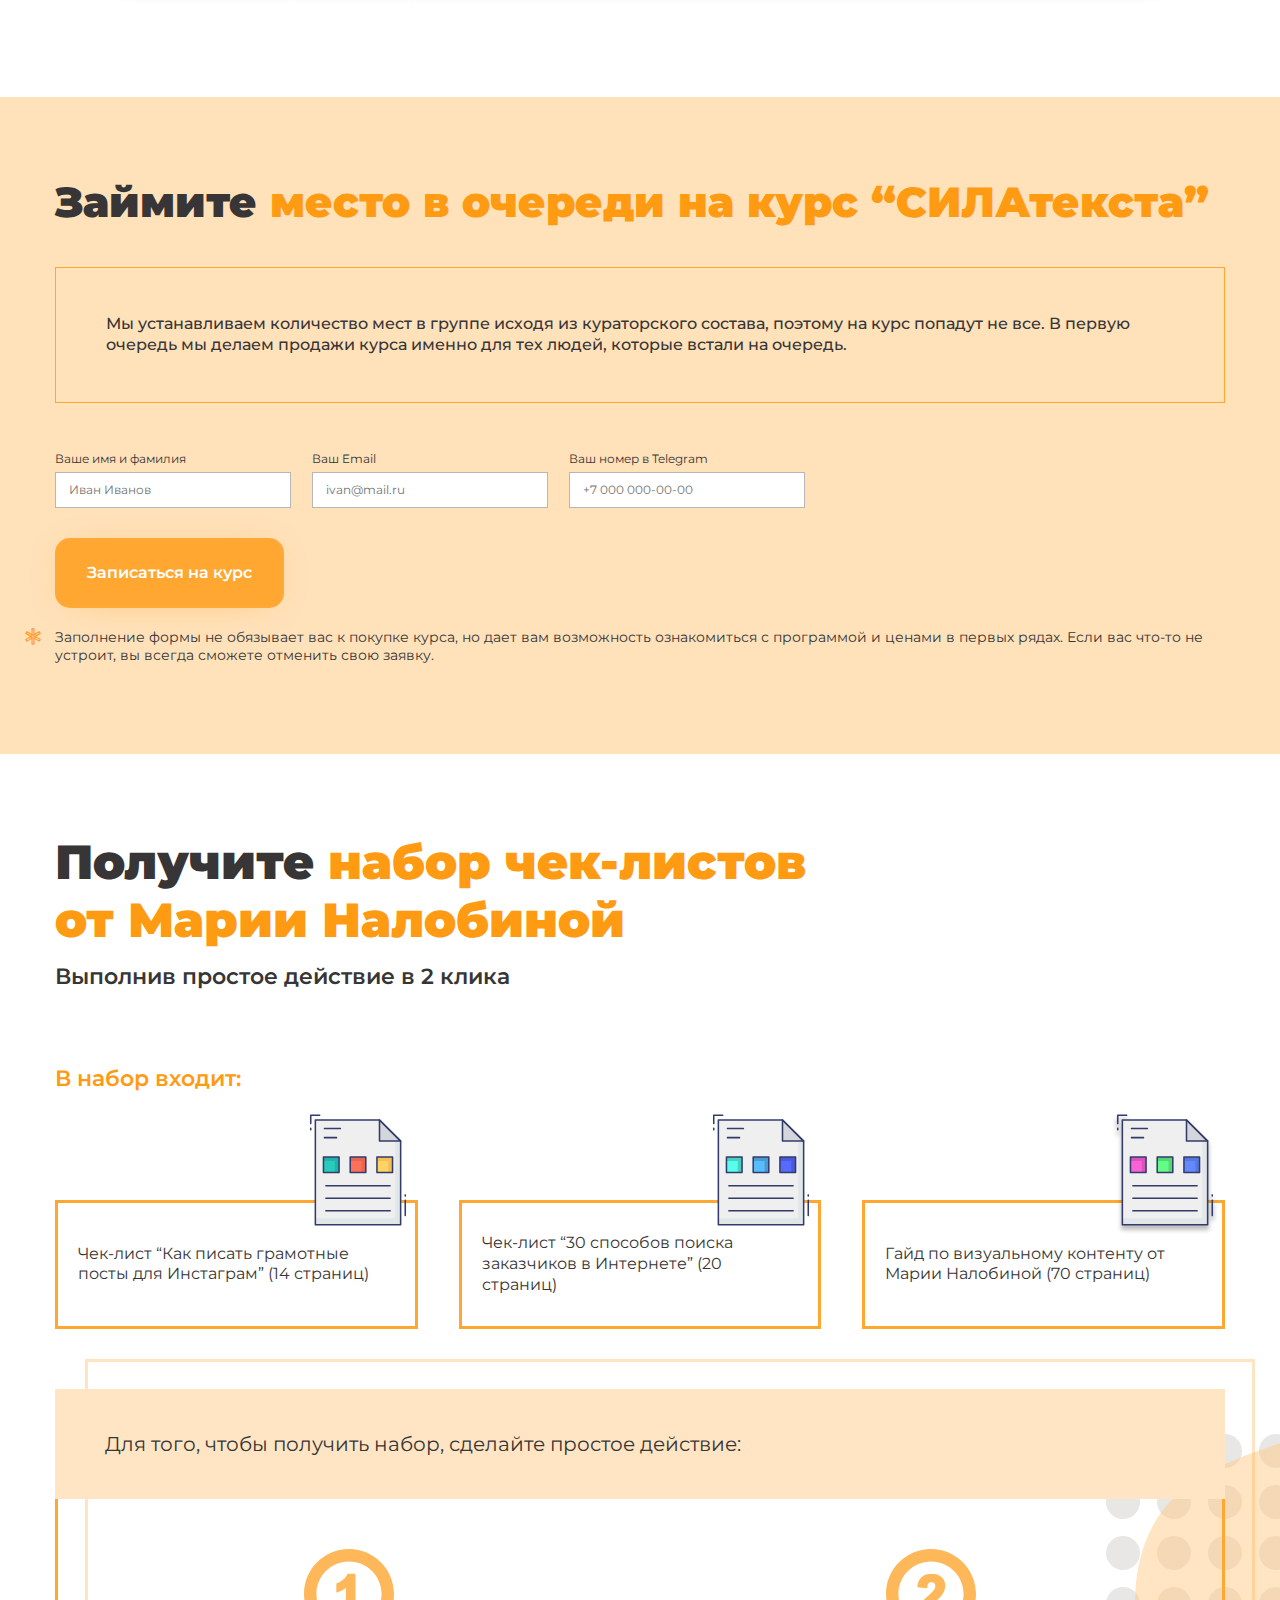
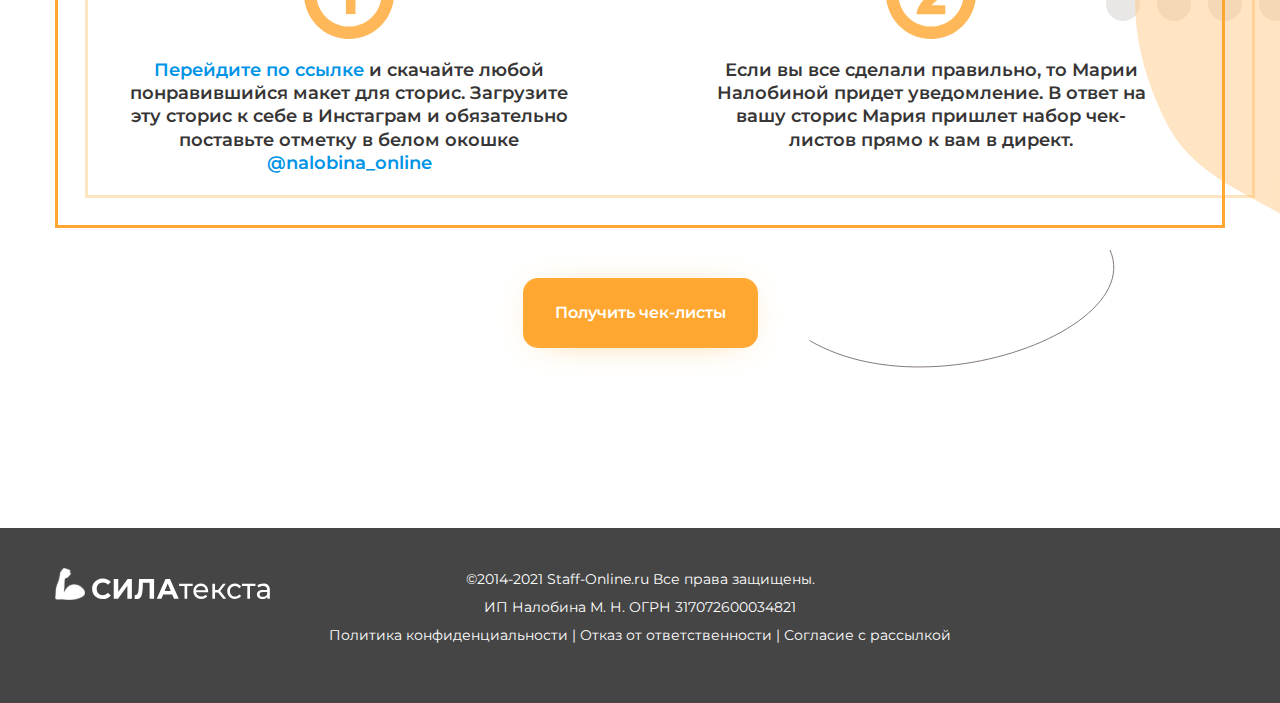
<file: Урок№3.html>
<!DOCTYPE html><html lang="ru"><head>    <title>Урок 3</title>    <meta charset="UTF-8">    <meta name="format-detection" content="telephone=no">    <link rel="stylesheet" href="https://unpkg.com/swiper/swiper-bundle.min.css">    <link rel="stylesheet" href="css/style.min.css?ver=45">    <link rel="shortcut icon" href="favicon.ico">    <!-- <meta name="robots" content="noindex, nofollow"> -->    <!-- <meta name="viewport" content="width=device-width, initial-scale=1.0, maximum-scale=1.0, user-scalable=0"> -->    <meta name="viewport" content="width=device-width, initial-scale=1.0"></head><body>    <div class="wrapper">        <main class="page">            <header class="header">	<div class="header__container _container">		<div class="header__logo">			<picture><source srcset="img/header/logo.svg" type="image/webp"><img src="img/header/logo.svg" alt=""></picture>		</div>	</div></header>            <section class="video">                <div class="video__container _container">                    <h2 class="video__title title">                        Урок №3. <br>                        <span>7 проверенных способов</span> <br>                        для поиска работодателей                    </h2>                    <div class="video__subtitle">                        С которыми вы сможете работать на постоянной основе                    </div>                    <div class="video__inner">                        <div class="video__wrap wrap-video">                            <div class="wrap-video__video" style="padding:56.25% 0 0 0;position:relative;"><iframe                                    src="https://player.vimeo.com/video/104642619?title=0&byline=0&portrait=0"                                    style="position:absolute;top:0;left:0;width:100%;height:100%;" frameborder="0"                                    allow="autoplay; fullscreen" allowfullscreen></iframe></div>                            <script src="https://player.vimeo.com/api/player.js"></script>                            <div class="wrap-video__bg">                                <picture><source srcset="img/video/video-bg.svg" type="image/webp"><img src="img/video/video-bg.svg" alt=""></picture>                            </div>                            <div class="wrap-video__line">                                <picture><source srcset="img/video/line.svg" type="image/webp"><img src="img/video/line.svg" alt=""></picture>                            </div>                            <div class="wrap-video__text">                                Посмотрите это видео до конца                                Продолжительность видео: 23 минуты                            </div>                        </div>                        <div class="video__content content-video">                            <div class="content-video__item content-video__item-1">                                <div class="content-video__text">                                    PDF - конспект сегодняшнего урока                                </div>                                <div class="content-video__img">                                    <picture><source srcset="img/video/pdf.svg" type="image/webp"><img src="img/video/pdf.svg" alt=""></picture>                                </div>                                <div class="content-video__btn">                                    <a href="" class="btn">Скачать файл</a>                                </div>                            </div>                            <div class="content-video__item content-video__item-2">                                <div class="content-video__text">                                    Подпишитесь на меня в Instagram                                </div>                                <div class="content-video__img">                                    <picture><source srcset="img/video/insta.svg" type="image/webp"><img src="img/video/insta.svg" alt=""></picture>                                </div>                                <div class="content-video__btn">                                    <a href="" class="btn">Скачать файл</a>                                </div>                            </div>                        </div>                    </div>                </div>                <!-- <div class="video__dop video__dop-l">                    <picture><source srcset="img/video/dop-2.svg" type="image/webp"><img src="img/video/dop-2.svg" alt=""></picture>                </div> -->                <div class="video__dop video__dop-r">                    <picture><source srcset="img/video/dop-1.svg" type="image/webp"><img src="img/video/dop-1.svg" alt=""></picture>                </div>            </section>            <section class="form">                <div class="form__container _container">                    <h2 class="form__title form__title-1 title">                        Займите <span>место в очереди на курс “СИЛАтекста”</span>                    </h2>                    <div class="form__text form__text-1">                        Мы устанавливаем количество мест в группе исходя из кураторского состава, поэтому на курс                        попадут не все. В первую очередь мы делаем продажи курса именно для тех людей, которые встали на                        очередь.                    </div>                    <form action="" class="form__inner">                        <div class="form__item form__item-1">                            <label for="formName" class="form__label">Ваше имя и фамилия</label>                            <input id="formName" placeholder="Иван Иванов" type="text" name="name" class="form__input">                        </div>                        <div class="form__item form__item-2">                            <label for="formEmail" class="form__label">Ваш Email</label>                            <input id="formEmail" placeholder="ivan@mail.ru" type="text" name="email"                                class="form__input">                        </div>                        <div class="form__item form__item-3">                            <label for="formEmail" class="form__label">Ваш номер в Telegram</label>                            <input id="formEmail" placeholder="+7 000 000-00-00" type="text" name="num"                                class="form__input">                        </div>                        <div class="form__item-4">                            <button type="submit" class="form__button btn">Записаться на курс</button>                        </div>                    </form>                    <div class="form__disk">                        Заполнение формы не обязывает вас к покупке курса, но дает вам возможность ознакомиться с                        программой и ценами в первых рядах. Если вас что-то не устроит, вы всегда сможете отменить свою                        заявку.                    </div>                </div>            </section>            <section class="after">                <div class="after__container _container">                    <h2 class="after__title title">                        После урока Вам необходимо <br>                        <span>сделать 3 действия</span>                    </h2>                    <div class="after__inner inner-after">                        <div class="inner-after__item inner-after__item-1">                            <span>Скачайте конспект урока</span> и обязательно еще раз просмотрите пройденный материал.                            Также в этом                            конспекте есть информация (в самом конце), где вы найдете основные ошибки при работе с                            заказчиками. Так делать нельзя.                            <div class="inner-after__num inner-after__num-one">                                1                            </div>                        </div>                        <div class="inner-after__item inner-after__item-2">                            <span>Убедитесь, что Вы забрали бесплатные чек-листы </span> от Марии Налобиной. Если нет,                            смотрите                            условия ниже.                            <div class="inner-after__num">                                2                            </div>                        </div>                        <div class="inner-after__item inner-after__item-3">                            <span>Если Вы еще не заполнили форму, чтобы узнать о лучших условиях участия в курсе -                                сделайте это прямо сейчас.</span> <br><br>                            Так как мы не берем больше учеников, чем физически можем качественно обучить, то мест в                            тренинге будет очень ограничено.<br><br>                            Только за последние 2 дня в очередь записались 232 человека. Заявки, отмеченные зеленым, уже                            оплачены. Это еще не значит, что остальные тоже будут выкуплены. Но это значит, что в                            ближайшую группу мы вполне наберем участников из этого количества заявок. Поэтому, если Вы                            еще не вписались в список, — сделайте это.                            <div class="inner-after__num">                                3                            </div>                        </div>                    </div>                    <div class="after__img">                        <picture><source srcset="img/after/after__bg.webp" type="image/webp"><img src="img/after/after__bg.png" alt=""></picture>                    </div>                </div>            </section>            <section class="form form-sec">                <div class="form__container _container">                    <h2 class="form__title  form__title-sec title">                        Займите <span>место в очереди на курс “СИЛАтекста”</span>                    </h2>                    <div class="form__text  form__text-sec">                        Мы устанавливаем количество мест в группе исходя из кураторского состава, поэтому на курс                        попадут не все. В первую очередь мы делаем продажи курса именно для тех людей, которые встали на                        очередь.                    </div>                    <form action="" class="form__inner">                        <div class="form__item  form__item-1-sec">                            <label for="formName" class="form__label">Ваше имя и фамилия</label>                            <input id="formName" placeholder="Иван Иванов" type="text" name="name" class="form__input">                        </div>                        <div class="form__item  form__item-2-sec">                            <label for="formEmail" class="form__label">Ваш Email</label>                            <input id="formEmail" placeholder="ivan@mail.ru" type="text" name="email"                                class="form__input">                        </div>                        <div class="form__item  form__item-3-sec">                            <label for="formEmail" class="form__label">Ваш номер в Telegram</label>                            <input id="formEmail" placeholder="+7 000 000-00-00" type="text" name="num"                                class="form__input">                        </div>                        <div class=" form__item-4-sec">                            <button type="submit" class="form__button btn">Записаться на курс</button>                        </div>                    </form>                    <div class="form__disk">                        Заполнение формы не обязывает вас к покупке курса, но дает вам возможность ознакомиться с                        программой и ценами в первых рядах. Если вас что-то не устроит, вы всегда сможете отменить свою                        заявку.                    </div>                </div>            </section>            <section class="program">                <div class="program__container _container">                    <h2 class="program__title title">                        Получите <span>набор чек-листов от Марии Налобиной</span>                    </h2>                    <div class="program__subtitle">                        Выполнив простое действие в 2 клика                    </div>                    <div class="program__text">                        В набор входит:                    </div>                    <div class="program__get get-program">                        <div class="get-program__item get-program__item-1">                            Чек-лист “Как писать грамотные посты для Инстаграм” (14 страниц)                            <div class="get-program__img">                                <picture><source srcset="img/program/1.svg" type="image/webp"><img src="img/program/1.svg" alt=""></picture>                            </div>                        </div>                        <div class="get-program__item get-program__item-2">                            Чек-лист “30 способов поиска заказчиков в Интернете” (20 страниц)                            <div class="get-program__img">                                <picture><source srcset="img/program/2.svg" type="image/webp"><img src="img/program/2.svg" alt=""></picture>                            </div>                        </div>                        <div class="get-program__item get-program__item-3">                            Гайд по визуальному контенту                            от Марии Налобиной (70 страниц)                            <div class="get-program__img">                                <picture><source srcset="img/program/3.svg" type="image/webp"><img src="img/program/3.svg" alt=""></picture>                            </div>                        </div>                    </div>                    <div class="program__for for-program">                        <div class="for-program__title">                            Для того, чтобы получить набор, сделайте простое действие:                        </div>                        <div class="for-program__wrap">                            <div class="for-program__item for-program__item-1">                                <div class="for-program__num">                                    <picture><source srcset="img/program/num-1.svg" type="image/webp"><img src="img/program/num-1.svg" alt=""></picture>                                </div>                                <a href="https://drive.google.com/file/d/1KBAsJLXn4XyZzlzICA8Z0q45aM38U7TT/view"                                    target="_blank">Перейдите по ссылке</a> и скачайте любой понравившийся макет для                                сторис.                                Загрузите эту                                сторис к себе в Инстаграм и обязательно поставьте отметку в белом окошке                                <a href="https://instagram.com/nalobina_online/" target="_blank">@nalobina_online</a>                            </div>                            <div class="for-program__item for-program__item-2">                                <div class="for-program__num">                                    <picture><source srcset="img/program/num-2.svg" type="image/webp"><img src="img/program/num-2.svg" alt=""></picture>                                </div>                                Если вы все сделали правильно, то Марии Налобиной придет уведомление. В ответ                                на вашу сторис Мария пришлет набор чек-листов прямо к вам в директ.                            </div>                        </div>                    </div>                    <div class="program__btn">                        <a href="" class="btn">Получить чек-листы</a>                    </div>                    <div class="program__line">                        <picture><source srcset="img/program/line.svg" type="image/webp"><img src="img/program/line.svg" alt=""></picture>                    </div>                </div>                <div class="program__dop program__dop-1">                    <picture><source srcset="img/program/dop-1.svg" type="image/webp"><img src="img/program/dop-1.svg" alt=""></picture>                </div>                <div class="program__dop program__dop-2">                    <picture><source srcset="img/program/dop-2.svg" type="image/webp"><img src="img/program/dop-2.svg" alt=""></picture>                </div>                <div class="program__dop program__dop-3">                    <picture><source srcset="img/program/dop-3.svg" type="image/webp"><img src="img/program/dop-3.svg" alt=""></picture>                </div>            </section>            <footer class="footer">	<div class="footer__container _container">		<div class="footer__logo bg">			<picture><source srcset="img/footer/logo.svg" type="image/webp"><img src="img/footer/logo.svg" alt=""></picture>		</div>		<div class="footer__text">			©2014-2021 Staff-Online.ru Все права защищены.			<br>			<br>			ИП Налобина М. Н. ОГРН 317072600034821			<br>			<br>			Политика конфиденциальности | Отказ от ответственности | Согласие с рассылкой		</div>	</div></footer>        </main>    </div>    <script src="https://unpkg.com/swiper/swiper-bundle.min.js"></script><!-- gsap --><script src="https://s3-us-west-2.amazonaws.com/s.cdpn.io/16327/gsap-latest-beta.min.js"></script><script src="https://s3-us-west-2.amazonaws.com/s.cdpn.io/16327/ScrollTrigger.min.js"></script><!-- <script src="https://cdn.jsdelivr.net/npm/canvas-confetti@1.3.2/dist/confetti.browser.min.js"></script> --><!-- <script src="js/vendors.min.js"></script> --><script src="js/app.js?ver=3"></script></body></html>
</file>
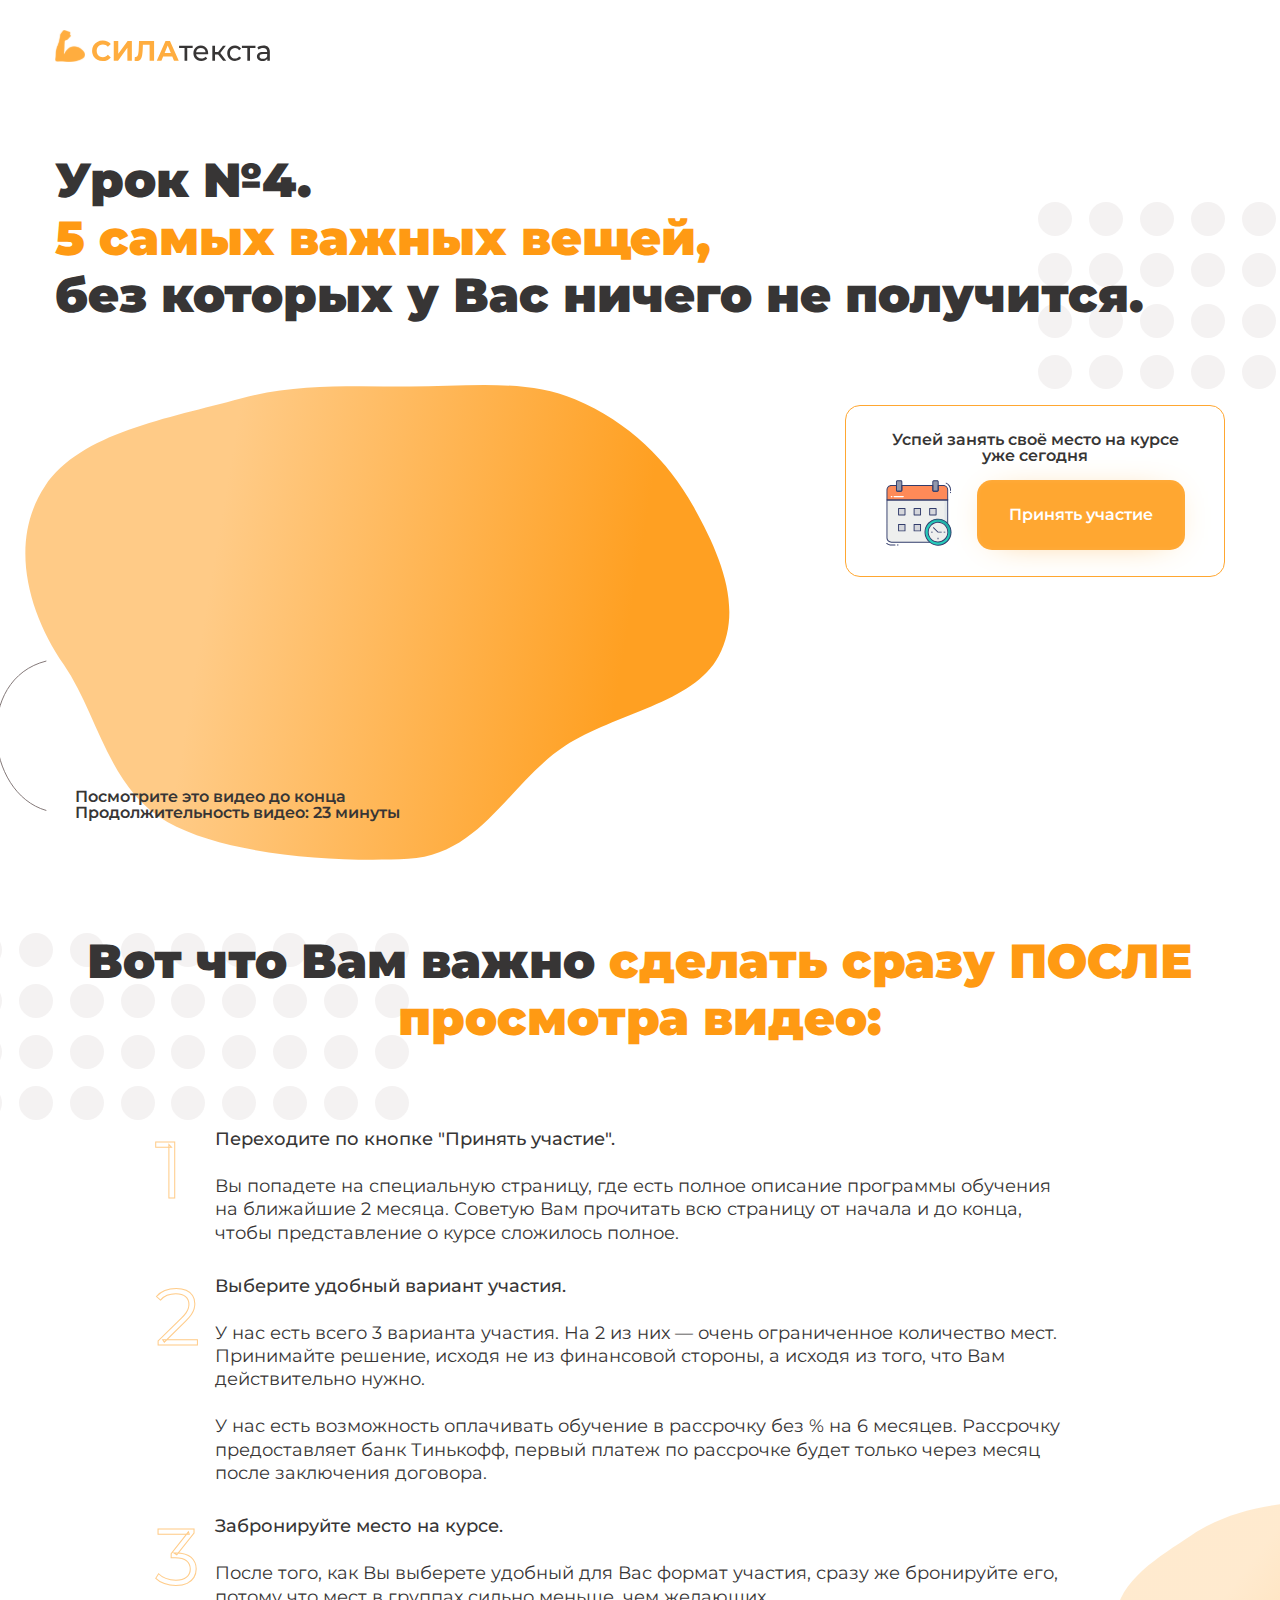
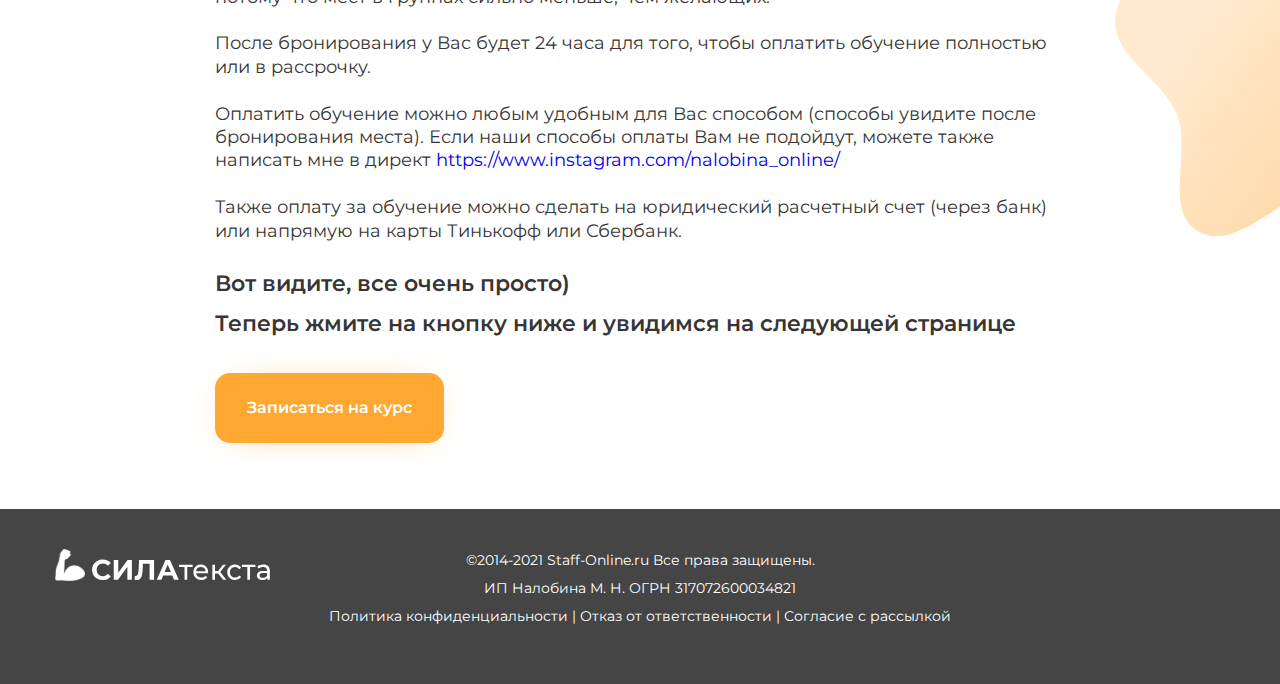
<file: Урок№4.html>
<!DOCTYPE html><html lang="ru"><head>    <title>Урок 4</title>    <meta charset="UTF-8">    <meta name="format-detection" content="telephone=no">    <link rel="stylesheet" href="https://unpkg.com/swiper/swiper-bundle.min.css">    <link rel="stylesheet" href="css/style.min.css?ver=45">    <link rel="shortcut icon" href="favicon.ico">    <!-- <meta name="robots" content="noindex, nofollow"> -->    <!-- <meta name="viewport" content="width=device-width, initial-scale=1.0, maximum-scale=1.0, user-scalable=0"> -->    <meta name="viewport" content="width=device-width, initial-scale=1.0"></head><body>    <div class="wrapper">        <main class="page">            <header class="header">	<div class="header__container _container">		<div class="header__logo">			<picture><source srcset="img/header/logo.svg" type="image/webp"><img src="img/header/logo.svg" alt=""></picture>		</div>	</div></header>            <section class="video">                <div class="video__container _container">                    <h2 class="video__title title">                        Урок №4. <br>                        <span>5 самых важных вещей,</span> <br>                        без которых у Вас ничего не получится.                    </h2>                    <br>                    <br>                    <br>                    <br>                    <br>                    <br>                    <br>                    <div class="video__inner">                        <div class="video__wrap wrap-video">                            <div class="wrap-video__video" style="padding:56.25% 0 0 0;position:relative;"><iframe                                    src="https://player.vimeo.com/video/104642619?title=0&byline=0&portrait=0"                                    style="position:absolute;top:0;left:0;width:100%;height:100%;" frameborder="0"                                    allow="autoplay; fullscreen" allowfullscreen></iframe></div>                            <script src="https://player.vimeo.com/api/player.js"></script>                            <div class="wrap-video__bg">                                <picture><source srcset="img/video/video-bg.svg" type="image/webp"><img src="img/video/video-bg.svg" alt=""></picture>                            </div>                            <div class="wrap-video__line">                                <picture><source srcset="img/video/line.svg" type="image/webp"><img src="img/video/line.svg" alt=""></picture>                            </div>                            <div class="wrap-video__text">                                Посмотрите это видео до конца                                Продолжительность видео: 23 минуты                            </div>                        </div>                        <div class="video__content content-video">                            <div class="content-video__item content-video__item-1">                                <div class="content-video__text">                                    Успей занять своё место на курсе уже сегодня                                </div>                                <div class="content-video__img">                                    <picture><source srcset="img/video/calen.svg" type="image/webp"><img src="img/video/calen.svg" alt=""></picture>                                </div>                                <div class="content-video__btn">                                    <a href="" class="btn">Принять участие</a>                                </div>                            </div>                        </div>                    </div>                </div>                <!-- <div class="video__dop video__dop-l">                    <picture><source srcset="img/video/dop-2.svg" type="image/webp"><img src="img/video/dop-2.svg" alt=""></picture>                </div> -->                <div class="video__dop video__dop-r">                    <picture><source srcset="img/video/dop-1.svg" type="image/webp"><img src="img/video/dop-1.svg" alt=""></picture>                </div>            </section>            <section class="conclusion">                <div class="conclusion__container _container">                    <h2 class="conclusion__title title">Вот что Вам важно <span>сделать сразу ПОСЛЕ просмотра                            видео:</span> </h2>                    <div class="conclusion__inner inner-conclusion">                        <div class="inner-conclusion__nums">                            <div class="inner-conclusion__item inner-conclusion__item-1">                                <span>Переходите по кнопке "Принять участие".</span><br><br>                                Вы попадете на специальную страницу, где есть полное описание программы обучения на                                ближайшие 2 месяца. Советую Вам прочитать всю страницу от начала и до конца, чтобы                                представление о курсе сложилось полное.                                <div class="inner-conclusion__num">                                    1                                </div>                            </div>                            <div class="inner-conclusion__item inner-conclusion__item-2">                                <span>Выберите удобный вариант участия.</span> <br><br>                                У нас есть всего 3 варианта участия. На 2 из них — очень ограниченное количество мест.                                Принимайте решение, исходя не из финансовой стороны, а исходя из того, что Вам                                действительно нужно.                                <br><br>                                У нас есть возможность оплачивать обучение в рассрочку без % на 6 месяцев. Рассрочку                                предоставляет банк Тинькофф, первый платеж по рассрочке будет только через месяц после                                заключения договора.                                <div class="inner-conclusion__num">                                    2                                </div>                            </div>                            <div class="inner-conclusion__item inner-conclusion__item-3">                                <span>Забронируйте место на курсе.</span> <br><br>                                После того, как Вы выберете удобный для Вас формат участия, сразу же бронируйте его,                                потому что мест в группах сильно меньше, чем желающих. <br><br>                                После бронирования у Вас будет 24 часа для того, чтобы оплатить обучение полностью или в                                рассрочку. <br><br>                                Оплатить обучение можно любым удобным для Вас способом (способы увидите после                                бронирования места). Если наши способы оплаты Вам не подойдут, можете также написать мне                                в директ <a                                    href="https://www.instagram.com/nalobina_online/">https://www.instagram.com/nalobina_online/</a>                                <br><br>                                Также оплату за обучение можно сделать на юридический расчетный счет (через банк) или                                напрямую на карты Тинькофф или Сбербанк.                                <div class="inner-conclusion__num">                                    3                                </div>                            </div>                        </div>                        <div class="inner-conclusion__title">                            Вот видите, все очень просто)                        </div>                        <div class="inner-conclusion__title">                            Теперь жмите на кнопку ниже и увидимся на следующей странице                        </div>                        <br>                        <br>                        <div class="inner-conclusion__btn">                            <a href="" class="btn">Записаться на курс</a>                        </div>                    </div>                    <div class="conclusion__dop-lesson-4 conclusion__dop-lesson-4-1">                        <picture><source srcset="img/conclusion/dop-5.svg" type="image/webp"><img src="img/conclusion/dop-5.svg" alt=""></picture>                    </div>                    <div class="conclusion__dop-lesson-4 conclusion__dop-lesson-4-2">                        <picture><source srcset="img/conclusion/dop-6.svg" type="image/webp"><img src="img/conclusion/dop-6.svg" alt=""></picture>                    </div>                </div>            </section>            <footer class="footer">	<div class="footer__container _container">		<div class="footer__logo bg">			<picture><source srcset="img/footer/logo.svg" type="image/webp"><img src="img/footer/logo.svg" alt=""></picture>		</div>		<div class="footer__text">			©2014-2021 Staff-Online.ru Все права защищены.			<br>			<br>			ИП Налобина М. Н. ОГРН 317072600034821			<br>			<br>			Политика конфиденциальности | Отказ от ответственности | Согласие с рассылкой		</div>	</div></footer>        </main>    </div>    <script src="https://unpkg.com/swiper/swiper-bundle.min.js"></script><!-- gsap --><script src="https://s3-us-west-2.amazonaws.com/s.cdpn.io/16327/gsap-latest-beta.min.js"></script><script src="https://s3-us-west-2.amazonaws.com/s.cdpn.io/16327/ScrollTrigger.min.js"></script><!-- <script src="https://cdn.jsdelivr.net/npm/canvas-confetti@1.3.2/dist/confetti.browser.min.js"></script> --><!-- <script src="js/vendors.min.js"></script> --><script src="js/app.js?ver=3"></script></body></html>
</file>
<file: css/style.min.css>
@charset "UTF-8";@import url(https://fonts.googleapis.com/css?family=Montserrat:regular,600,900&display=swap&subset=cyrillic-ext);@font-face{font-family:Bebas;font-display:swap;src:url(../fonts/bebas-neue-bold.woff) format("woff"),url(../fonts/bebas-neue-bold.woff2) format("woff2");font-weight:700;font-style:normal}@font-face{font-family:Bebas;font-display:swap;src:url(../fonts/bebas_neue_regular.woff) format("woff"),url(../fonts/bebas_neue_regular.woff2) format("woff2");font-weight:400;font-style:normal}@font-face{font-family:Gilroy;font-display:swap;src:url(../fonts/Gilroy-Bold.woff) format("woff"),url(../fonts/Gilroy-Bold.woff2) format("woff2");font-weight:700;font-style:normal}@font-face{font-family:Gilroy;font-display:swap;src:url(../fonts/gilroy-black.woff) format("woff"),url(../fonts/gilroy-black.woff2) format("woff2");font-weight:900;font-style:normal}@font-face{font-family:Gilroy;font-display:swap;src:url(../fonts/Gilroy-Medium.woff) format("woff"),url(../fonts/Gilroy-Medium.woff2) format("woff2");font-weight:500;font-style:normal}@font-face{font-family:Gilroy;font-display:swap;src:url(../fonts/Gilroy-Regular.woff) format("woff"),url(../fonts/Gilroy-Regular.woff2) format("woff2");font-weight:400;font-style:normal}@font-face{font-family:Gilroy;font-display:swap;src:url(../fonts/gilroy-semibold.woff) format("woff"),url(../fonts/gilroy-semibold.woff2) format("woff2");font-weight:600;font-style:normal}@font-face{font-family:Museo;font-display:swap;src:url(../fonts/Museo.woff) format("woff"),url(../fonts/Museo.woff2) format("woff2");font-weight:700;font-style:normal}@font-face{font-family:Museo;font-display:swap;src:url(../fonts/Museo-reg.woff) format("woff"),url(../fonts/Museo-reg.woff2) format("woff2");font-weight:400;font-style:normal}*{padding:0;margin:0;border:0}*,:after,:before{-webkit-box-sizing:border-box;box-sizing:border-box}:active,:focus{outline:0}a:active,a:focus{outline:0}aside,footer,header,nav,section{display:block}body,html{height:100%;min-width:320px}body{line-height:1;font-family:Montserrat;-ms-text-size-adjust:100%;-moz-text-size-adjust:100%;-webkit-text-size-adjust:100%}button,input,textarea{font-family:Montserrat}input::-ms-clear{display:none}button{cursor:pointer}button::-moz-focus-inner{padding:0;border:0}a,a:visited{text-decoration:none}a:hover{text-decoration:none}ul li{list-style:none}img{vertical-align:top}h1,h2,h3,h4,h5,h6{font-weight:inherit;font-size:inherit}html{font-size:10px}body{color:#373535;background:#fff}body.lock{overflow:hidden}.wrapper{width:100%;min-height:100%;overflow:hidden;display:-webkit-box;display:-ms-flexbox;display:flex;-webkit-box-orient:vertical;-webkit-box-direction:normal;-ms-flex-direction:column;flex-direction:column;position:relative}._container{max-width:1170px;margin:0 auto}.title{font-family:Montserrat;position:relative;font-weight:900;color:#373535;font-size:4.8rem;z-index:2;line-height:1.2}.title span{color:#ff9a13}.btn{display:-webkit-inline-box;display:-ms-inline-flexbox;display:inline-flex;-webkit-box-align:center;-ms-flex-align:center;align-items:center;-webkit-user-select:none;-moz-user-select:none;-ms-user-select:none;user-select:none;font-weight:600;font-size:1.6rem;min-height:70px;color:#fff;align-items:center;-webkit-box-shadow:0 3px 38px -20px #ffa731,inset 0 0 5px 1px rgba(255,255,255,.06);box-shadow:0 3px 38px -20px #ffa731,inset 0 0 5px 1px rgba(255,255,255,.06);border-radius:15px;background-color:#ffa731;padding:1em 2em;-webkit-transition:all .3s ease 0s;-o-transition:all .3s ease 0s;transition:all .3s ease 0s;cursor:pointer}.btn img{margin:0 0 0 6px}img{-webkit-user-select:none;-moz-user-select:none;-ms-user-select:none;user-select:none;pointer-events:none}.bg{position:absolute;z-index:-10}.youtube{background-position:center;background-repeat:no-repeat;background:url(../img/video/video.png);background-size:contain;position:relative;display:inline-block;overflow:hidden;-webkit-transition:all .2s ease-out;-o-transition:all .2s ease-out;transition:all .2s ease-out;cursor:pointer}.popup{position:fixed;width:100%;min-height:100%;background-color:rgba(0,0,0,.8);top:0;left:0;opacity:0;visibility:hidden;overflow-y:visible;overflow-x:hidden;-webkit-transition:all .3s ease 0s;-o-transition:all .3s ease 0s;transition:all .3s ease 0s;z-index:100;display:-webkit-box;display:-ms-flexbox;display:flex;-webkit-box-pack:center;-ms-flex-pack:center;justify-content:center;-webkit-box-align:center;-ms-flex-align:center;align-items:center;padding:10px}.popup.open{opacity:1;visibility:visible}.popup.open .popup__content{opacity:1}.popup__area{position:absolute;width:100%;height:100%;top:0;left:0}.popup__body{padding:30px 10px;-webkit-transition:all .8s ease 0s;-o-transition:all .8s ease 0s;transition:all .8s ease 0s;margin:0 0 20px 0}.popup__body-title{display:block;font-weight:700;margin:0 0 10px 0}.popup__body-title span{display:block;color:red}.popup__content{background-color:#fff;border:3px solid #26262e;color:#26262e;max-width:800px;padding:0 10px 70px;font-size:1.8rem;line-height:1.3;position:relative;-webkit-transition:all .8s ease 0s;-o-transition:all .8s ease 0s;transition:all .8s ease 0s;opacity:0;border-radius:15px}.popup__content-letter{background-repeat:no-repeat;background:url(../../img/points/paper.png) center center;background-repeat:no-repeat!important;background-size:cover!important;border:0;color:#26262e;padding:30px 50px;line-height:1.4}.popup__content-letter .popup__close{color:#26262e;position:absolute;top:-20px;right:5px;font-size:30px}.popup__content-letter .popup__close:after{display:none}.popup__content-letter .popup__close:before{display:none}.popup__content-letter:before{display:none}.popup__content:before{content:"ОТЗЫВ";font-size:12rem;opacity:.2;font-weight:900;position:absolute;left:50%;-webkit-transform:translate(-50%,0);-ms-transform:translate(-50%,0);transform:translate(-50%,0);bottom:-50px;z-index:0}.popup__content-video:before{content:"ВИДЕО";font-size:12rem;opacity:.2;font-weight:900;position:absolute;left:50%;-webkit-transform:translate(-50%,0);-ms-transform:translate(-50%,0);transform:translate(-50%,0);bottom:-50px;z-index:0}.popup__content_image{padding:0}.popup__image img{max-width:100%;vertical-align:top}.popup__close{text-align:center;position:relative;text-decoration:none;cursor:pointer;position:relative;padding:15px;margin:20px 0 0 0}.popup__close:after{content:"";position:absolute;top:50%;left:50%;-webkit-transform:translate(-50%,-50%) rotate(-45deg);-ms-transform:translate(-50%,-50%) rotate(-45deg);transform:translate(-50%,-50%) rotate(-45deg);width:3px;height:50px;background:#ff5715}.popup__close::before{content:"";position:absolute;top:50%;left:50%;-webkit-transform:translate(-50%,-50%) rotate(45deg);-ms-transform:translate(-50%,-50%) rotate(45deg);transform:translate(-50%,-50%) rotate(45deg);width:3px;height:50px;background:#ff5715;-webkit-transition:all .3s ease 0s;-o-transition:all .3s ease 0s;transition:all .3s ease 0s}.popup__close-video{margin-bottom:30px}.popup__title{font-size:40px;margin:0 0 1em 0}.popup__info{display:-webkit-box;display:-ms-flexbox;display:flex;-webkit-box-align:center;-ms-flex-align:center;align-items:center;-ms-flex-pack:distribute;justify-content:space-around;margin:0 0 20px 0}.popup__info img{max-width:100px;border:1px solid #ff5715;border-radius:50%}.popup__info-text{font-size:1.8rem!important}.popup__info-text span{font-weight:700;display:block}.header__container{position:relative;padding:30px 0 90px 0}.footer{background:#454545}.footer__container{padding:44px 0 61px;text-align:center;position:relative;color:#fff;font-size:1.4rem}.footer__logo{top:40px;left:0;z-index:20}.page{-webkit-box-flex:1;-ms-flex:1 1 auto;flex:1 1 auto}.video{position:relative}.video__container{padding:0 0 192px 0}.video__inner{display:-webkit-box;display:-ms-flexbox;display:flex;-webkit-box-pack:justify;-ms-flex-pack:justify;justify-content:space-between}.video__title{margin:0 0 10px 0}.video__subtitle{font-weight:900;font-size:2.2rem;margin:0 0 80px 0}.wrap-video{position:relative;width:601px;height:336px}.wrap-video__video{position:absolute}.wrap-video__bg{position:absolute;left:-30px;top:-20px;z-index:-1}.wrap-video__line{position:absolute;left:-60px;bottom:-70px}.wrap-video__text{position:absolute;left:20px;bottom:-80px;font-weight:600;font-size:1.6rem;max-width:400px}.content-video__item{padding:26px 30px;border:1px solid #ffa731;border-radius:15px;display:-webkit-box;display:-ms-flexbox;display:flex;-ms-flex-wrap:wrap;flex-wrap:wrap;-webkit-box-pack:center;-ms-flex-pack:center;justify-content:center;max-width:380px;margin:0 0 16px 0}.content-video__text{-ms-flex-preferred-size:100%;flex-basis:100%;font-weight:600;font-size:1.6rem;text-align:center;margin:0 0 16px 0}.content-video__img{margin:0 25px 0 0}.video__dop{position:absolute;z-index:-10}.video__dop-l{left:0;bottom:-420px}.video__dop-r{right:0;top:50px}.program{position:relative}.program__container{position:relative;padding:0 0 180px 0}.program__title{max-width:760px;margin:0 0 17px 0}.program__subtitle{font-size:2.2rem;font-weight:600;margin:0 0 80px 0}.program__text{font-size:2.2rem;font-weight:600;color:#ff9a13;margin:0 0 110px 0}.program__get{display:-webkit-box;display:-ms-flexbox;display:flex;-webkit-box-pack:justify;-ms-flex-pack:justify;justify-content:space-between;margin:0 0 60px 0}.program__for{margin:0 0 50px 0}.program__btn{text-align:center}.program__line{position:absolute;right:110px;bottom:160px}.get-program__item{-ms-flex-preferred-size:31%;flex-basis:31%;border:3px solid #ffa731;padding:30px 20px;position:relative;display:-webkit-box;display:-ms-flexbox;display:flex;-webkit-box-align:center;-ms-flex-align:center;align-items:center;font-size:1.6rem;line-height:1.3}.get-program__img{position:absolute;top:-90px;right:0}.for-program{position:relative}.for-program::after{content:"";position:absolute;left:30px;top:-30px;width:100%;height:100%;border:3px solid rgba(255,167,49,.3);z-index:-1}.for-program__title{font-size:2rem;font-weight:600px;padding:45px 50px;background:#ffe5c3}.for-program__wrap{display:-webkit-box;display:-ms-flexbox;display:flex;-ms-flex-pack:distribute;justify-content:space-around;border:3px solid #ffa731;padding:50px 0;border-top:none}.for-program__item{font-size:1.8rem;font-weight:600;text-align:center;max-width:450px;line-height:1.3}.for-program__item a{color:#0094e7}.for-program__item a:hover{text-decoration:underline}.for-program__num{display:block;text-align:center;margin:0 0 20px 0}.program__dop{position:absolute;z-index:-10}.program__dop-1{top:600px;right:0}.program__dop-2{top:580px;right:0}.conclusion{position:relative}.conclusion__container{padding:0 0 66px 0}.conclusion__title{margin:0 0 80px 0;text-align:center}.conclusion__inner{max-width:850px;margin:0 auto}.conclusion__dop{position:absolute;z-index:-10}.conclusion__dop-1{top:500px;right:0}.conclusion__dop-2{top:700px;right:0}.conclusion__dop-3{left:0;bottom:600px}.conclusion__dop-4{right:0;bottom:400px}.conclusion__dop-lesson-4{position:absolute;z-index:-10}.conclusion__dop-lesson-4-1{top:00px;left:0}.conclusion__dop-lesson-4-2{bottom:200px;right:0}.inner-conclusion__item{font-size:1.8rem;position:relative;line-height:1.3;margin:0 0 30px 0}.inner-conclusion__item span{font-weight:500}.inner-conclusion__num{font-size:8rem;position:absolute;left:-60px;top:-10px;color:transparent;-webkit-text-stroke:1px rgba(255,154,19,.5)}.inner-conclusion__num-one{left:-55px}.inner-conclusion__circle .inner-conclusion__item:before{content:"";position:absolute;left:-22px;top:4px;width:10px;height:10px;border:2px solid rgba(255,154,19,.5);border-radius:50%}.inner-conclusion__title{font-size:2.2rem;font-weight:600;margin:0 0 18px 0}.inner-conclusion__title-b{font-weight:900}.inner-conclusion__title span{color:#ff9a13}.inner-conclusion__ps{position:relative;font-size:2.2rem;font-weight:600;margin:0 0 74px 0}.inner-conclusion__ps .inner-conclusion__num{font-size:4rem;left:-80px;-webkit-text-stroke:1px rgba(255,154,19,.75)}.form{background-color:#ffe1ba;margin:0 0 80px 0}.form__container{padding:80px 0 90px}.form__title{margin:0 0 40px 0;font-size:4.2rem}.form__text{font-size:1.6rem;font-weight:500;border:1px solid #ffa731;padding:46px 50px;margin:0 0 50px 0;line-height:1.3}.form__inner{display:-webkit-box;display:-ms-flexbox;display:flex;-ms-flex-wrap:wrap;flex-wrap:wrap;-webkit-box-pack:justify;-ms-flex-pack:justify;justify-content:space-between;max-width:750px}.form__item{-ms-flex-preferred-size:30%;flex-basis:30%}.form__label{font-size:1.2rem}.form__input{background-color:#fff;border:1px solid #b7b7b7;color:#acacac;font-size:1.2rem;display:-webkit-box;display:-ms-flexbox;display:flex;-webkit-box-pack:center;-ms-flex-pack:center;justify-content:center;-webkit-box-align:center;-ms-flex-align:center;align-items:center;width:236px;height:36px;margin:7px 0 0 0;padding:0 0 0 13px}.form__button{margin:30px 0 20px 0}.form__disk{font-size:1.4rem;position:relative;line-height:1.3}.form__disk:before{content:"*";position:absolute;left:-30px;top:-10px;font-size:42px;color:transparent;-webkit-text-stroke:1px #ff9a13}.after__container{max-width:1100px;padding:80px 0 90px}.after__title{margin:0 0 40px 0}.after__img img{max-width:100%}.inner-after__item{position:relative;font-size:1.8rem;margin:0 0 30px 0;line-height:1.3}.inner-after__item span{font-weight:500}.inner-after__num{font-size:4rem;position:absolute;left:-40px;top:-10px;color:transparent;-webkit-text-stroke:1px rgba(255,154,19,.5)}.inner-after__num-one{left:-35px}@media (min-width:992px){.btn:hover{-webkit-box-shadow:0 3px 58px -20px #ffa731,inset 0 0 5px 1px rgba(255,255,255,.06);box-shadow:0 3px 58px -20px #ffa731,inset 0 0 5px 1px rgba(255,255,255,.06)}}@media (max-width:1025.98px){.popup#popup__1-3 .popup__content{font-size:1.5rem}.popup#popup__3-3 .popup__content{font-size:1.5rem}.popup#popup__25-3 .popup__content{font-size:1.45rem}.popup#popup__8-3 .popup__content{font-size:1.6rem}.popup#popup__9-3 .popup__content{font-size:1.45rem}.popup#popup__13-3 .popup__content{font-size:1.6rem}.popup#popup__15-3 .popup__content{font-size:1.5rem}.popup#popup__19-3 .popup__content{font-size:1.6rem}.popup#popup__20-3 .popup__content{font-size:1.6rem}.popup#popup__23-3 .popup__content{font-size:1.5rem}.popup#popup__24-3 .popup__content{font-size:1.6rem}.points__video{width:320px;height:200px}}@media (max-width:767.98px){.title{font-size:2.8rem;text-align:center}.btn{font-size:1.2rem;padding:.5em 1.5em}.header__container{padding:30px 20px 50px 20px}.header__logo{text-align:center}.footer__container{line-height:1.3}.footer__logo{top:0;position:relative;text-align:center;margin:0 0 44px 0}.video__container{padding:0 20px 52px}.video__inner{-ms-flex-wrap:wrap;flex-wrap:wrap}.video__subtitle{text-align:center;font-size:1.8rem}.wrap-video{height:306px}.wrap-video__bg{left:0;top:-20px}.wrap-video__bg img{max-width:100%}.wrap-video__line{display:none}.wrap-video__text{left:0;bottom:0;position:relative;margin:30px 0 0 0;text-align:center}.content-video__item{padding:16px 15px}.video__dop{opacity:.6}.video__dop img{max-width:100%}.video__dop-l{bottom:-20px}.video__dop-r{top:250px}.program__container{padding:0 20px 50px 20px}.program__subtitle{text-align:center;font-size:1.6rem;margin:0 0 50px 0}.program__get{-ms-flex-wrap:wrap;flex-wrap:wrap;-webkit-box-pack:center;-ms-flex-pack:center;justify-content:center}.program__line{display:none}.get-program__item{-ms-flex-preferred-size:100%;flex-basis:100%;padding:40px 20px 30px;margin:0 0 130px 0}.get-program__item:last-child{margin:0 0 40px 0}.get-program__img{right:auto;left:50%;-webkit-transform:translate(-50%,0);-ms-transform:translate(-50%,0);transform:translate(-50%,0)}.for-program::after{left:10px;top:-10px}.for-program__title{text-align:center;padding:25px 20px}.for-program__wrap{-ms-flex-wrap:wrap;flex-wrap:wrap;padding:50px 20px}.for-program__item{font-size:1.4rem;margin:0 0 30px 0}.program__dop-1{top:400px}.program__dop-2{top:380px}.conclusion__dop{opacity:.6}.conclusion__dop-1 img{max-width:100px}.conclusion__dop-2{top:550px}.conclusion__dop-2 img{max-width:150px}.conclusion__dop-3 img{max-width:100px}.conclusion__dop-4 img{max-width:150px}.inner-conclusion__btn{text-align:center}.inner-conclusion__item{font-size:1.6rem;padding:0 20px 0 50px}.inner-conclusion__item a{font-size:1.2rem}.inner-conclusion__num{font-size:5rem;top:-5px;left:10px}.inner-conclusion__num-one{left:15px}.inner-conclusion__circle .inner-conclusion__item:before{left:22px;top:4px}.inner-conclusion__title{font-size:1.8rem;text-align:center}.inner-conclusion__ps{font-size:1.8rem;text-align:center;padding:20px 20px 0;margin:0 0 34px 0}.inner-conclusion__ps .inner-conclusion__num{font-size:3rem;top:-20px;left:50%;-webkit-transform:translate(-50%,0);-ms-transform:translate(-50%,0);transform:translate(-50%,0);-webkit-text-stroke:1px rgba(255,154,19,.75)}.form__container{padding:40px 20px 50px}.form__text{padding:26px 20px;text-align:center;font-size:1.4rem}.form__inner{-webkit-box-pack:center;-ms-flex-pack:center;justify-content:center}.form__item{-ms-flex-preferred-size:100%;flex-basis:100%}.form__input{margin:7px 0 20px 0;width:100%;height:56px;font-size:1.4rem}.form__disk{text-align:center;font-size:1.2rem}.form__disk:before{left:-10px}.after__container{padding:0 0 90px}.inner-after__item{padding:0 20px 0 50px;font-size:1.6rem}.inner-after__num{left:15px}}@supports (-webkit-appearance:none){.youtube{background:url(../img/video/video.webp)}.popup__content-letter{background:url(../../img/points/paper.webp) center center}}
</file>
